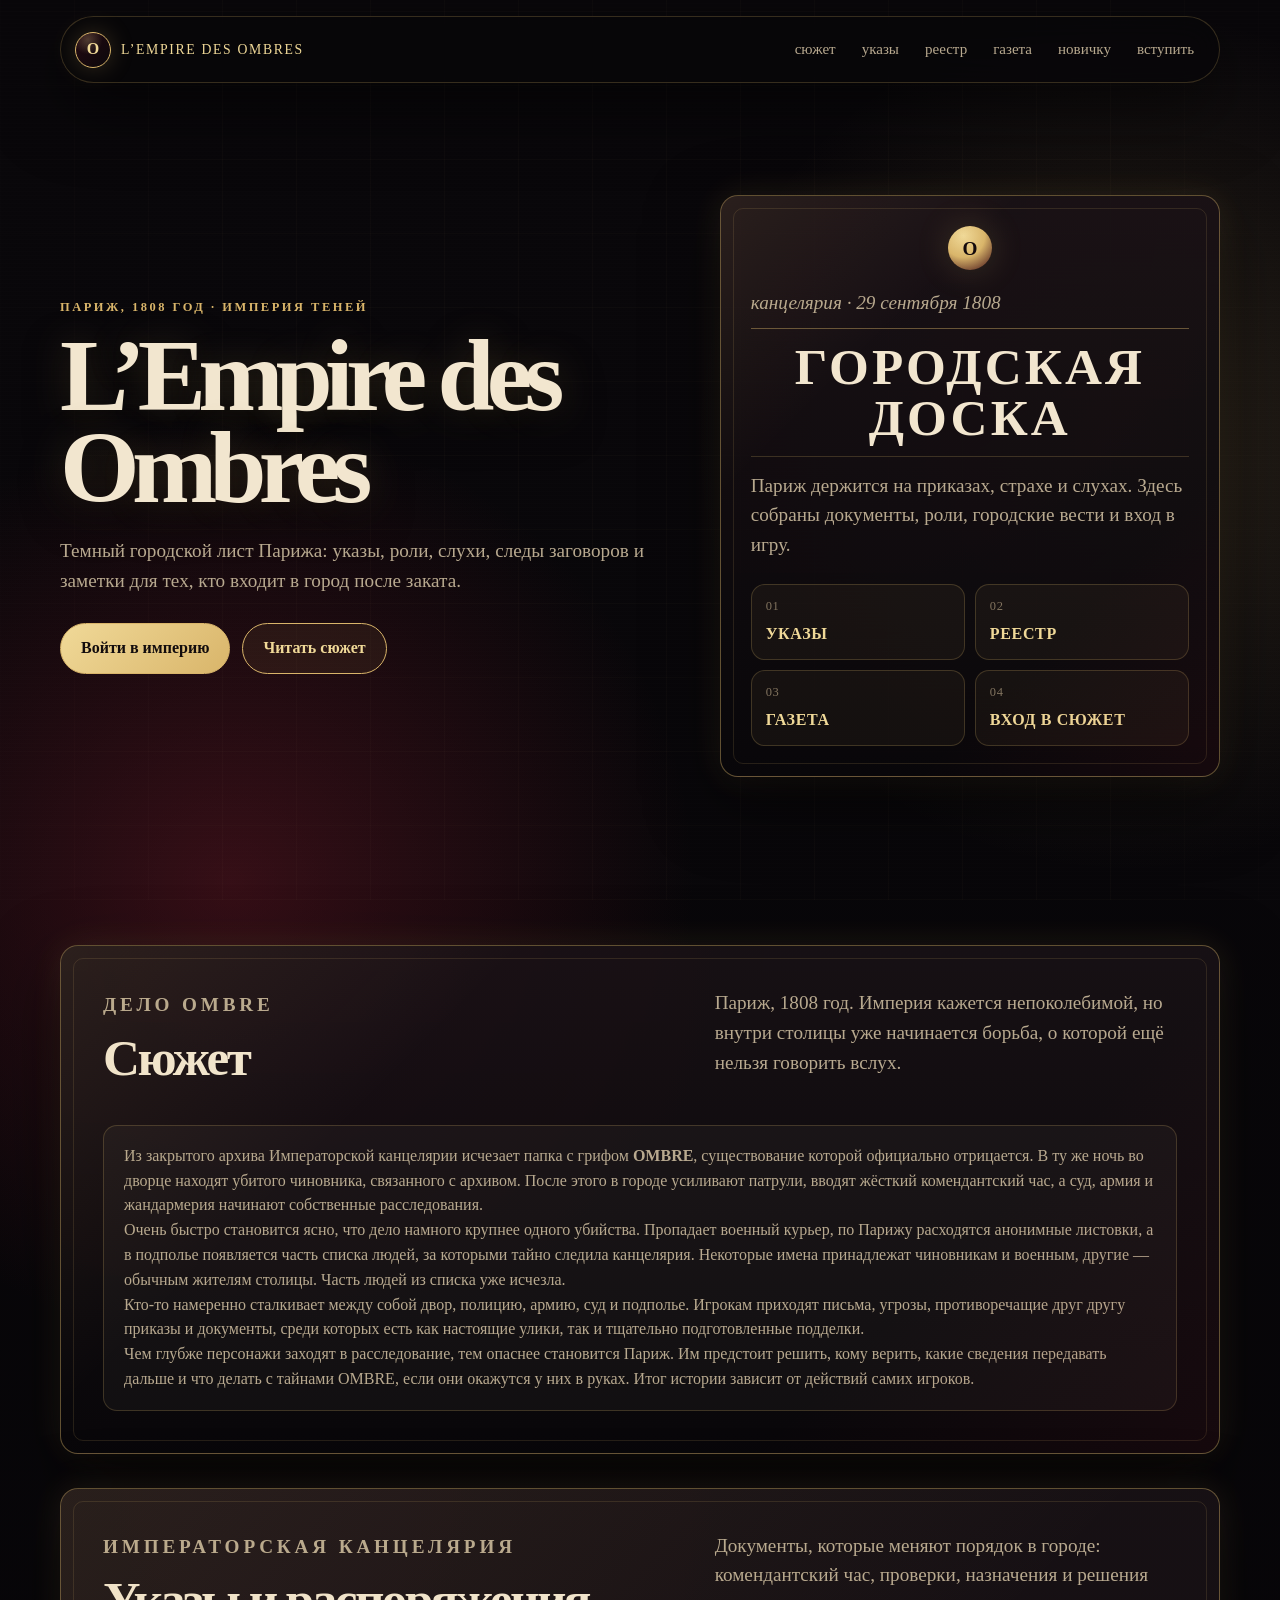
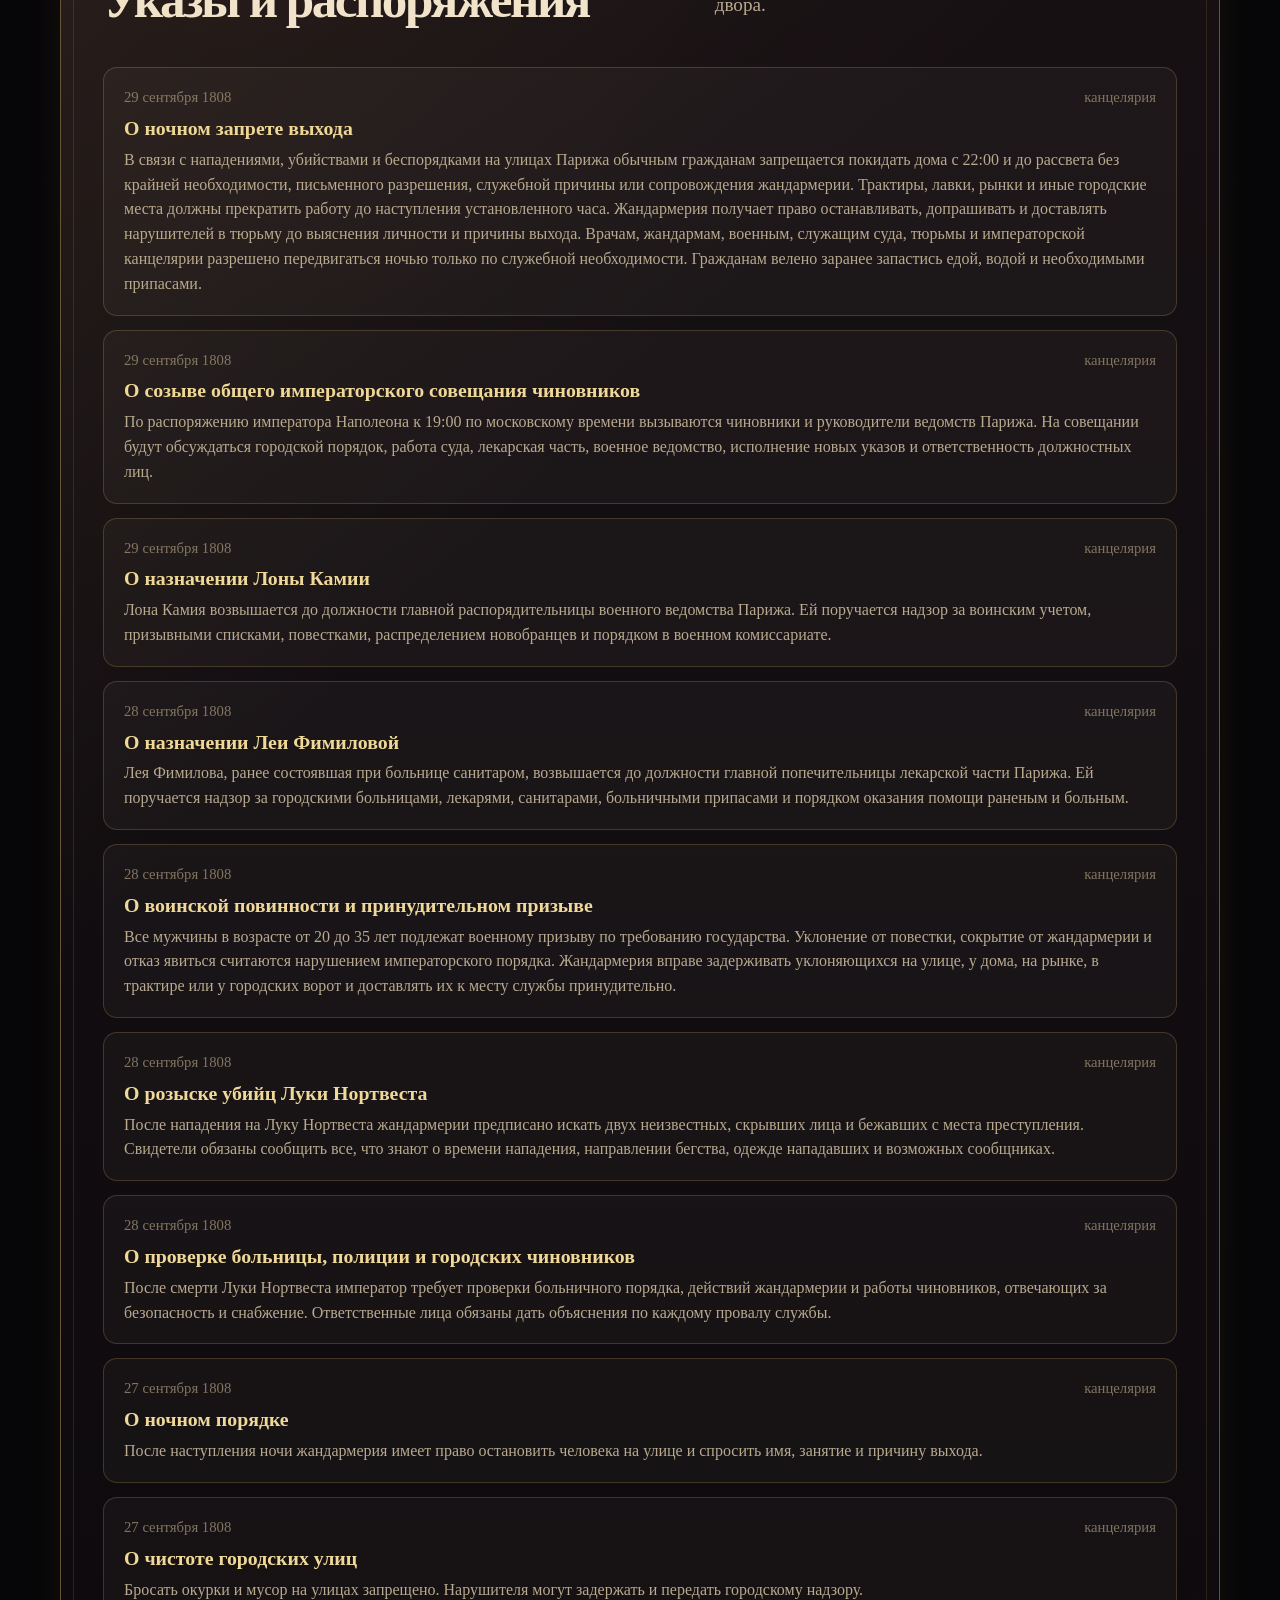
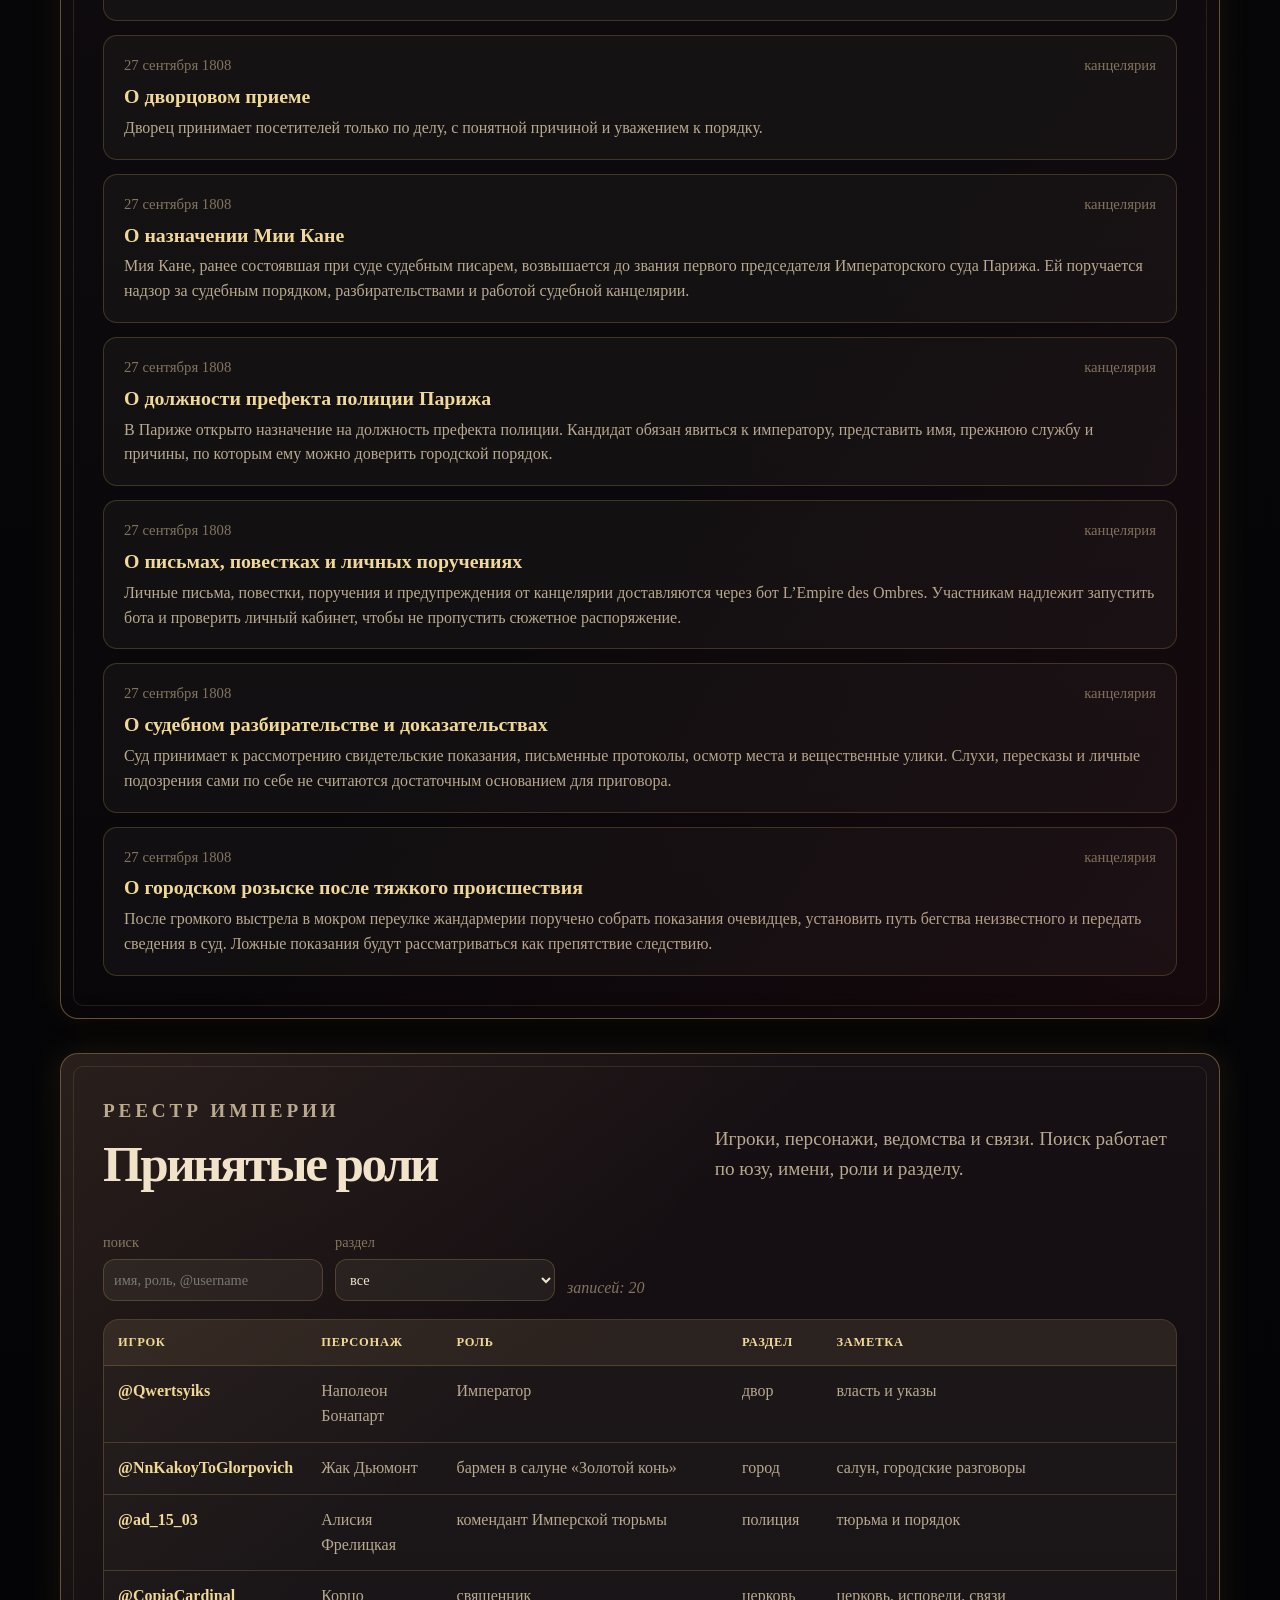
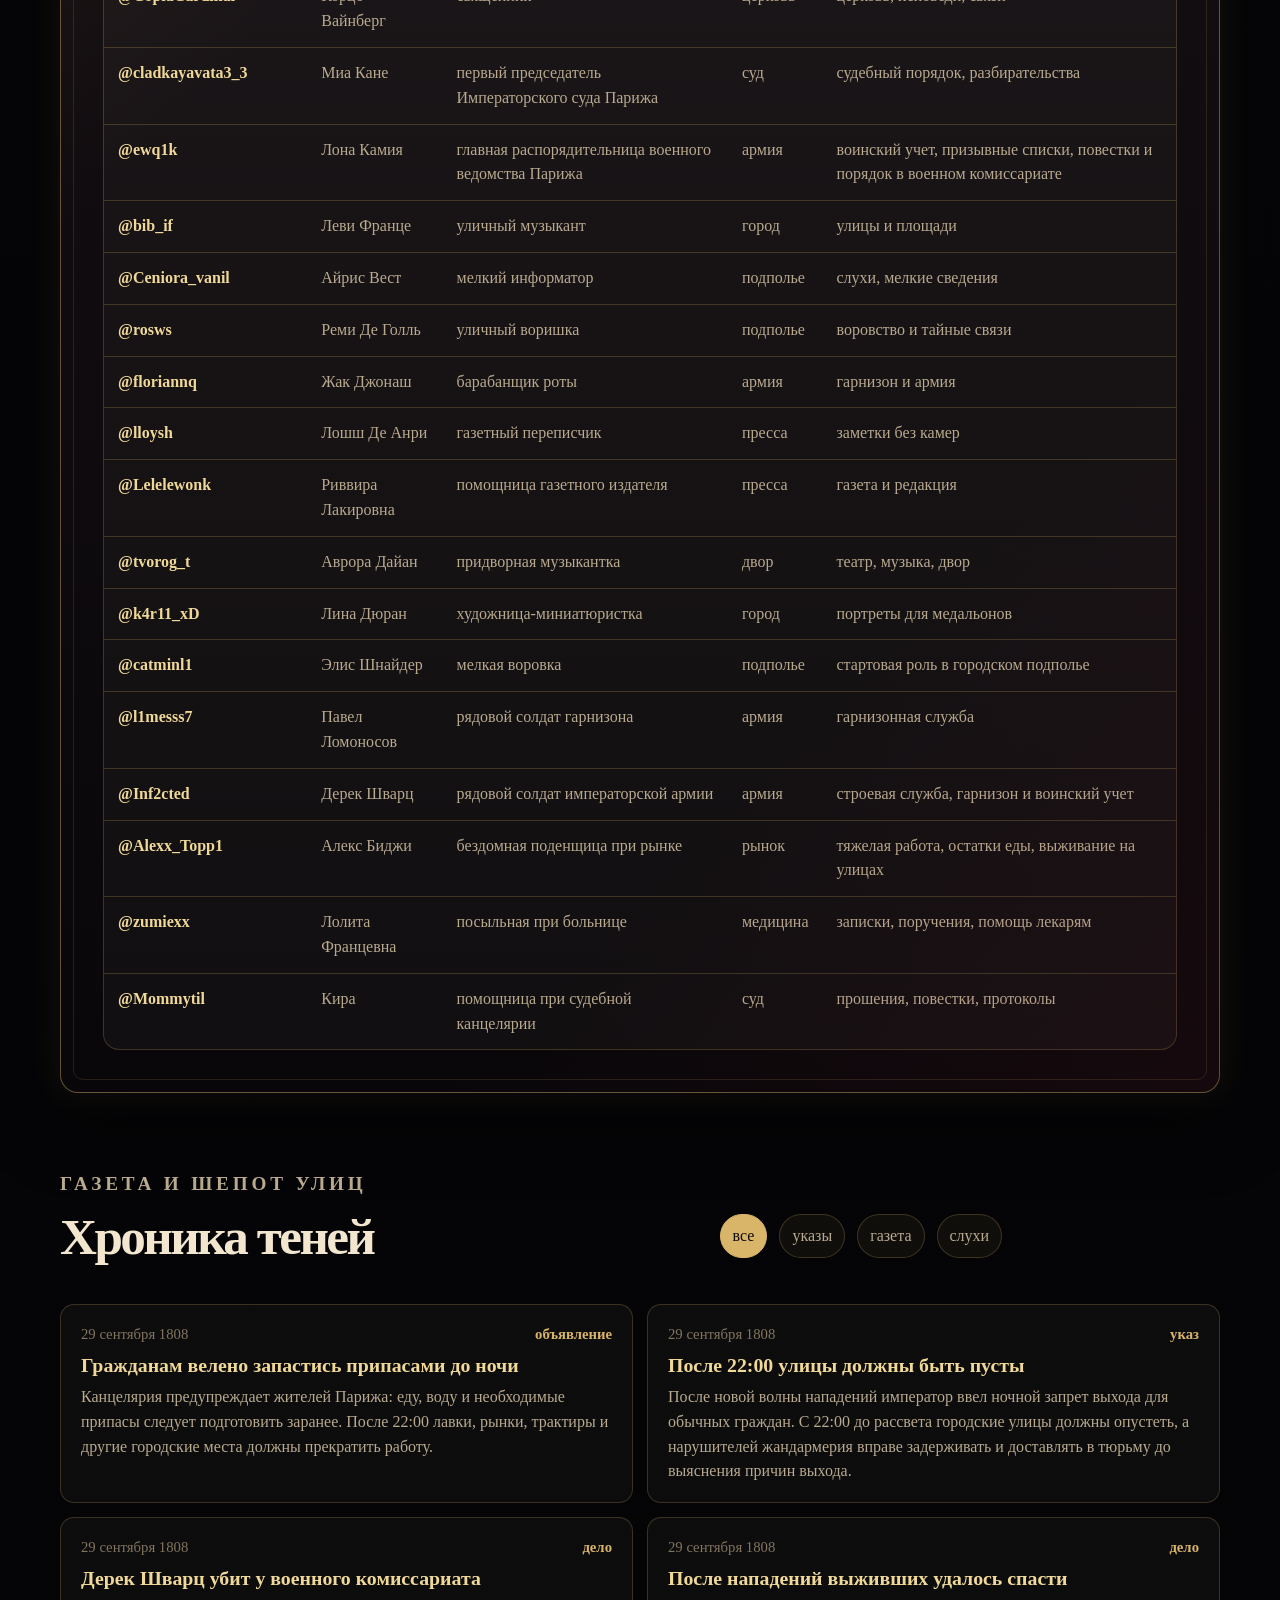
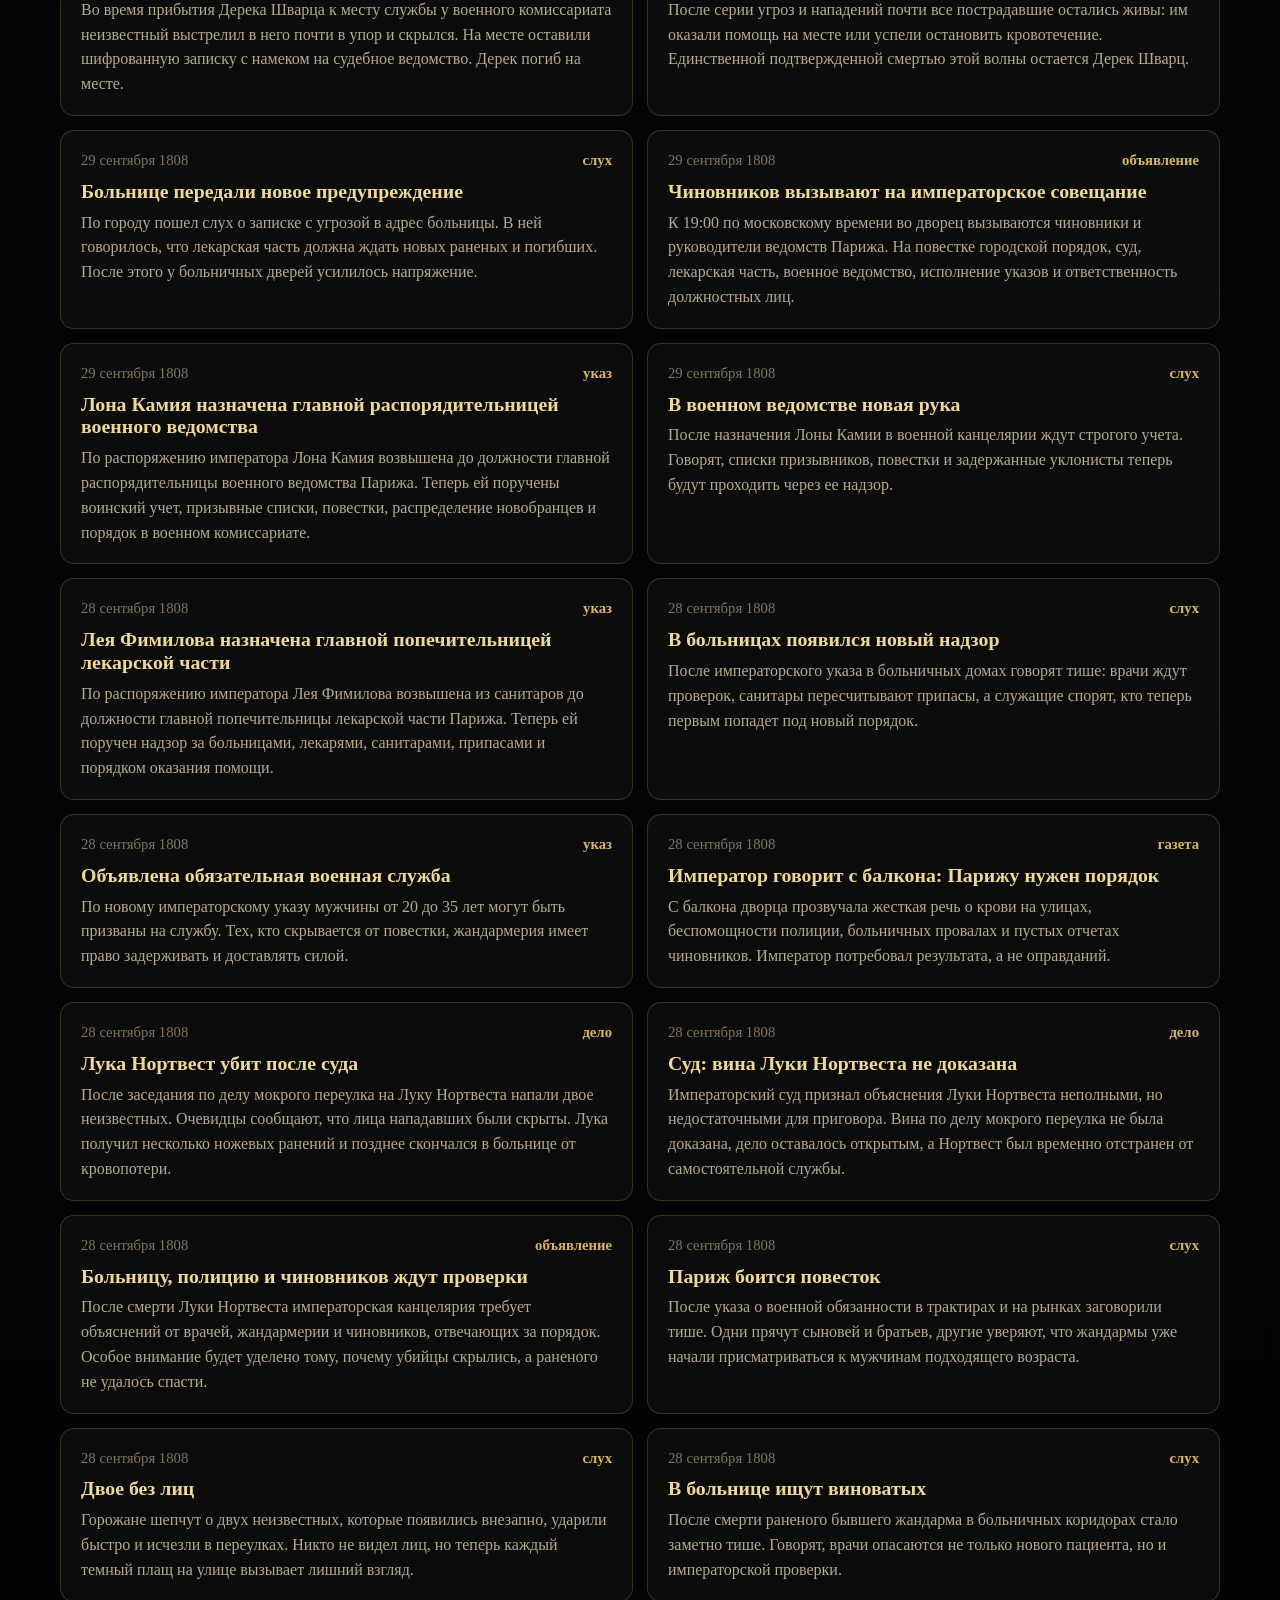
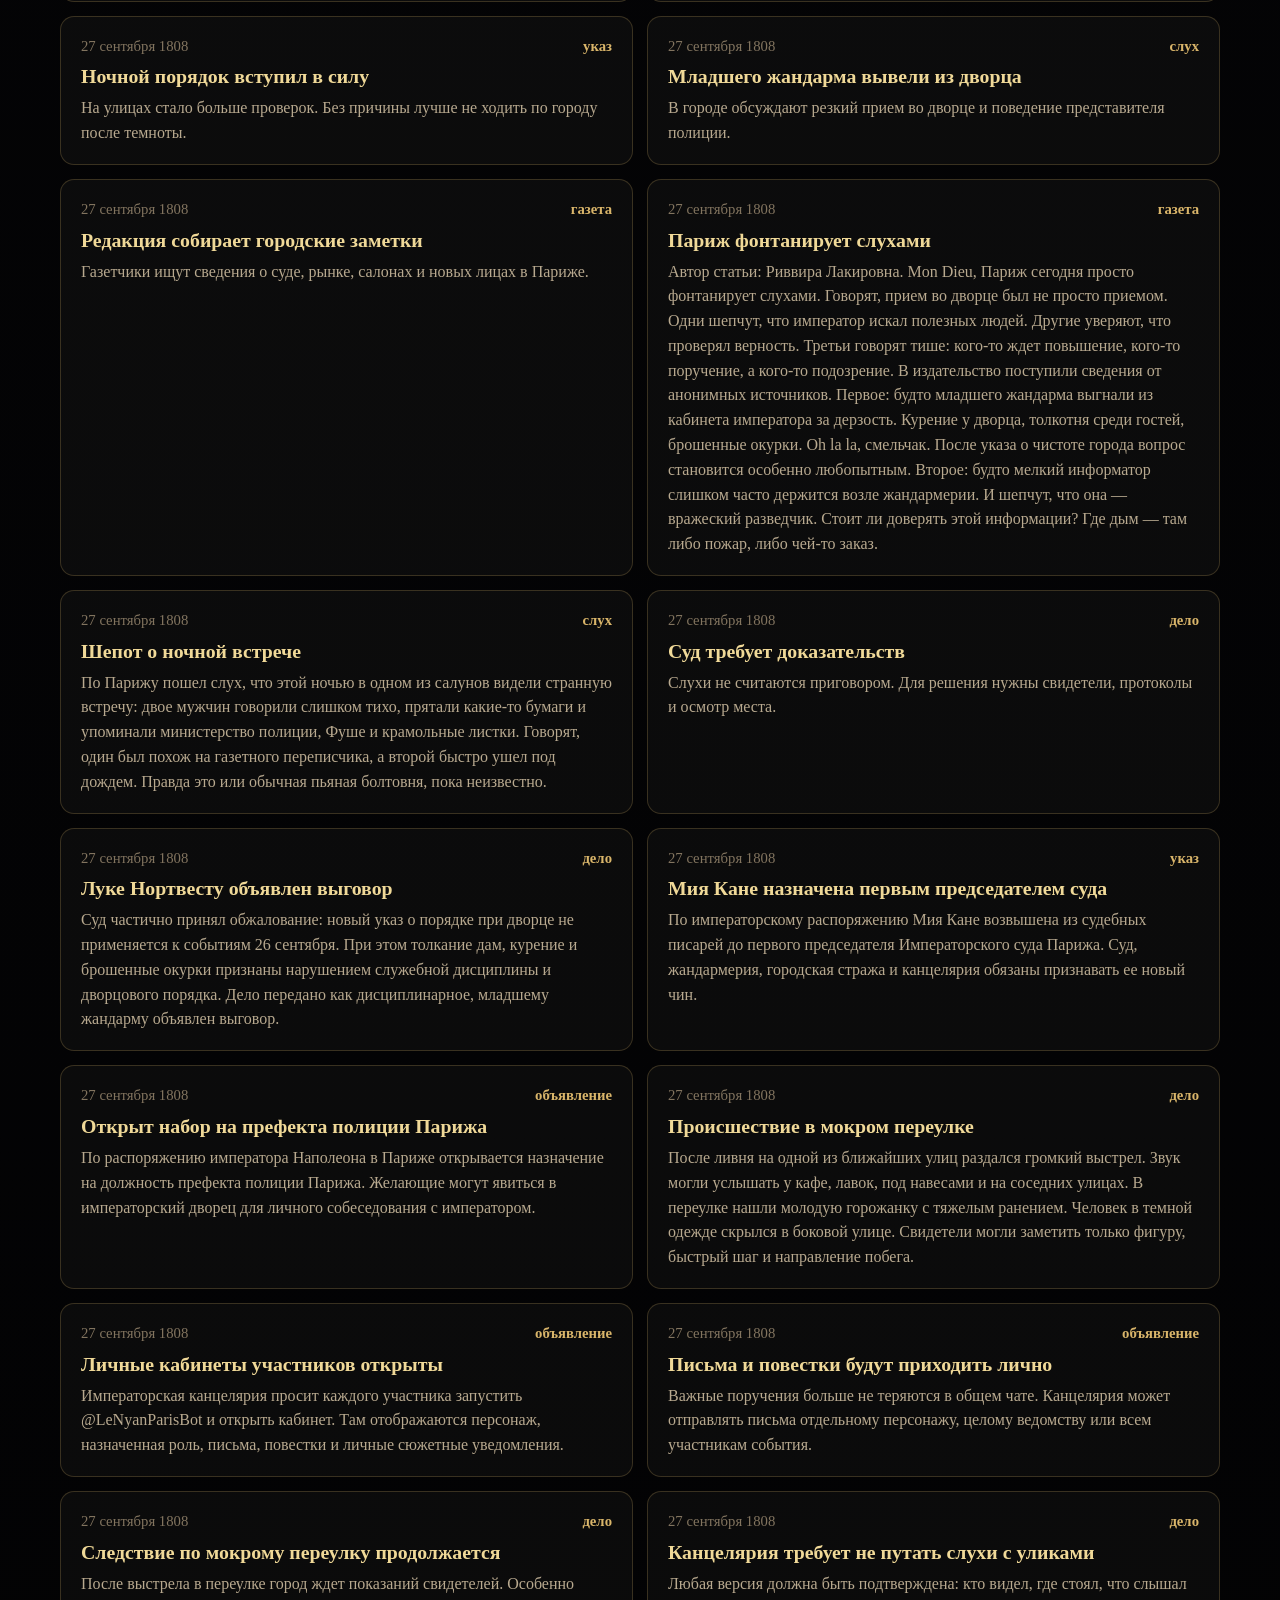
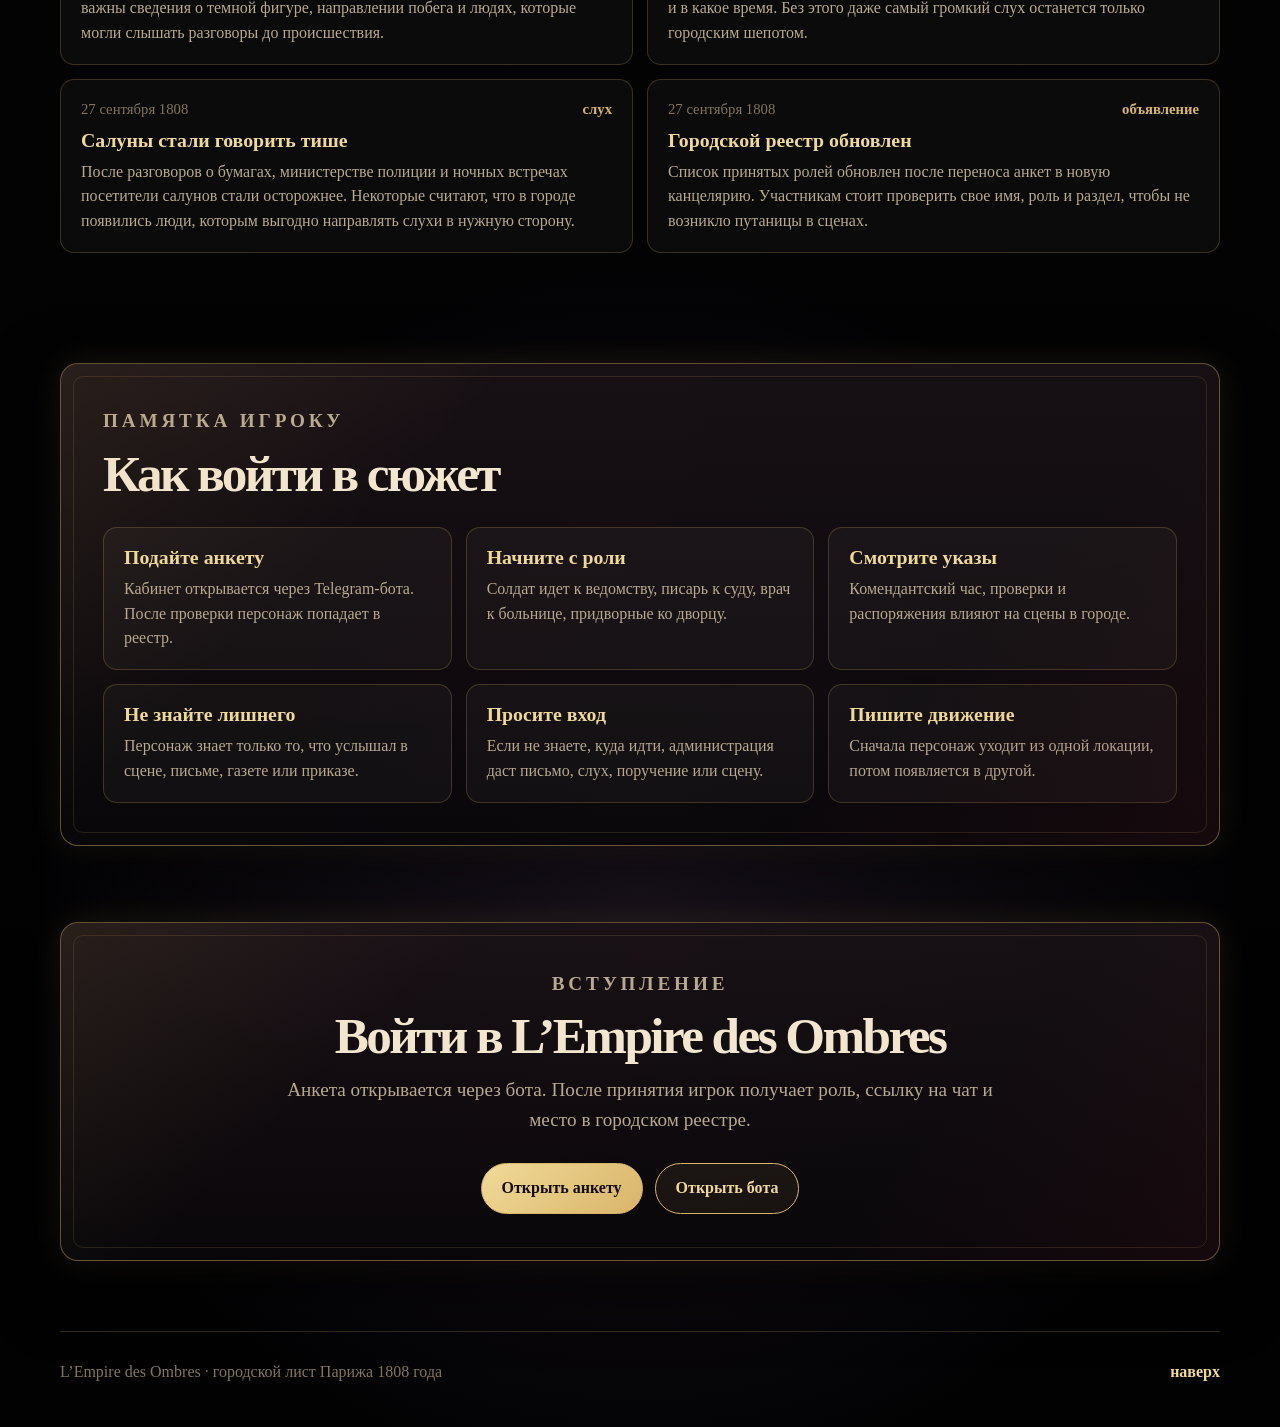
<file: index.html>
<!doctype html>
<html lang="ru">
<head>
  <meta charset="utf-8" />
  <meta name="viewport" content="width=device-width, initial-scale=1" />
  <title>L’Empire des Ombres</title>
  <meta name="description" content="L’Empire des Ombres — темный Париж 1808 года: указы, роли, городская газета, слухи, суд, дворец и тени империи." />
  <meta name="theme-color" content="#09080b" />
  <meta property="og:title" content="L’Empire des Ombres" />
  <meta property="og:description" content="Париж 1808 года: империя, страх, дворцовые интриги, убийства, указы и городские слухи." />
  <meta property="og:type" content="website" />
  <meta property="og:image" content="./assets/preview.svg" />
  <link rel="icon" href="./assets/favicon.svg" type="image/svg+xml" />
  <link rel="stylesheet" href="./styles.css?v=20261003-plot-1" />
</head>
<body>
  <div class="page-shell">
    <header class="site-header" aria-label="верхняя навигация">
      <a class="brand" href="#top" aria-label="L’Empire des Ombres">
        <span class="brand-mark">O</span>
        <span class="brand-text">L’Empire des Ombres</span>
      </a>
      <nav class="nav" aria-label="разделы сайта">
        <a href="#plot">сюжет</a>
        <a href="#decrees">указы</a>
        <a href="#registry">реестр</a>
        <a href="#gazette">газета</a>
        <a href="#newcomer">новичку</a>
        <a href="#join">вступить</a>
      </nav>
    </header>

    <main id="top">
      <section class="hero section" aria-labelledby="hero-title">
        <div class="hero-copy reveal">
          <p class="eyebrow">Париж, 1808 год · империя теней</p>
          <h1 id="hero-title">L’Empire des Ombres</h1>
          <p class="hero-lead">Темный городской лист Парижа: указы, роли, слухи, следы заговоров и заметки для тех, кто входит в город после заката.</p>
          <div class="hero-actions" aria-label="основные действия">
            <a class="button button-primary" href="https://t.me/LeNyanParisBot?startapp=paris" target="_blank" rel="noopener">Войти в империю</a>
            <a class="button button-ghost" href="#plot">Читать сюжет</a>
          </div>
        </div>

        <aside class="notice-board reveal" aria-label="главная доска">
          <div class="board-pin" aria-hidden="true"></div>
          <p class="notice-date">канцелярия теней · 29 сентября 1808</p>
          <h2>городская доска</h2>
          <p>Париж держится на приказах, страхе и слухах. Здесь собраны документы, роли, городские вести и вход в игру.</p>
          <div class="quick-actions" aria-label="быстрые кнопки">
            <a href="#decrees" class="quick-button" data-scroll-target="decrees"><span>01</span>указы</a>
            <a href="#registry" class="quick-button" data-scroll-target="registry"><span>02</span>реестр</a>
            <a href="#gazette" class="quick-button" data-scroll-target="gazette"><span>03</span>газета</a>
            <a href="#newcomer" class="quick-button" data-scroll-target="newcomer"><span>04</span>вход в сюжет</a>
          </div>
        </aside>
      </section>

      <section id="plot" class="section paper-section reveal" aria-labelledby="plot-title">
        <div class="section-heading split-heading">
          <div>
            <p class="eyebrow">дело OMBRE</p>
            <h2 id="plot-title">Сюжет</h2>
          </div>
          <p>Париж, 1808 год. Империя кажется непоколебимой, но внутри столицы уже начинается борьба, о которой ещё нельзя говорить вслух.</p>
        </div>

        <div class="doc-list">
          <article class="doc-item">
            <p>Из закрытого архива Императорской канцелярии исчезает папка с грифом <b>OMBRE</b>, существование которой официально отрицается. В ту же ночь во дворце находят убитого чиновника, связанного с архивом. После этого в городе усиливают патрули, вводят жёсткий комендантский час, а суд, армия и жандармерия начинают собственные расследования.</p>
            <p>Очень быстро становится ясно, что дело намного крупнее одного убийства. Пропадает военный курьер, по Парижу расходятся анонимные листовки, а в подполье появляется часть списка людей, за которыми тайно следила канцелярия. Некоторые имена принадлежат чиновникам и военным, другие — обычным жителям столицы. Часть людей из списка уже исчезла.</p>
            <p>Кто-то намеренно сталкивает между собой двор, полицию, армию, суд и подполье. Игрокам приходят письма, угрозы, противоречащие друг другу приказы и документы, среди которых есть как настоящие улики, так и тщательно подготовленные подделки.</p>
            <p>Чем глубже персонажи заходят в расследование, тем опаснее становится Париж. Им предстоит решить, кому верить, какие сведения передавать дальше и что делать с тайнами OMBRE, если они окажутся у них в руках. Итог истории зависит от действий самих игроков.</p>
          </article>
        </div>
      </section>

      <section id="decrees" class="section paper-section reveal" aria-labelledby="decrees-title">
        <div class="section-heading split-heading">
          <div>
            <p class="eyebrow">императорская канцелярия</p>
            <h2 id="decrees-title">Указы и распоряжения</h2>
          </div>
          <p>Документы, которые меняют порядок в городе: комендантский час, проверки, назначения и решения двора.</p>
        </div>
        <div class="doc-list" id="decree-list" aria-live="polite"></div>
      </section>

      <section id="registry" class="section registry-section reveal" aria-labelledby="registry-title">
        <div class="section-heading split-heading">
          <div>
            <p class="eyebrow">реестр империи</p>
            <h2 id="registry-title">Принятые роли</h2>
          </div>
          <p>Игроки, персонажи, ведомства и связи. Поиск работает по юзу, имени, роли и разделу.</p>
        </div>

        <div class="registry-toolbar" aria-label="фильтр ролей">
          <label class="field">
            <span>поиск</span>
            <input id="role-search" type="search" placeholder="имя, роль, @username" />
          </label>
          <label class="field">
            <span>раздел</span>
            <select id="role-filter">
              <option value="all">все</option>
              <option value="двор">двор</option>
              <option value="город">город</option>
              <option value="суд">суд</option>
              <option value="полиция">полиция</option>
              <option value="армия">армия</option>
              <option value="пресса">пресса</option>
              <option value="медицина">медицина</option>
              <option value="церковь">церковь</option>
              <option value="подполье">подполье</option>
              <option value="рынок">рынок</option>
            </select>
          </label>
          <span id="role-count" class="counter">записей: 0</span>
        </div>

        <div class="table-wrap" role="region" aria-label="таблица принятых ролей" tabindex="0">
          <table>
            <thead>
              <tr>
                <th>игрок</th>
                <th>персонаж</th>
                <th>роль</th>
                <th>раздел</th>
                <th>заметка</th>
              </tr>
            </thead>
            <tbody id="role-table-body"></tbody>
          </table>
        </div>
      </section>

      <section id="gazette" class="section reveal" aria-labelledby="gazette-title">
        <div class="section-heading split-heading">
          <div>
            <p class="eyebrow">газета и шепот улиц</p>
            <h2 id="gazette-title">Хроника теней</h2>
          </div>
          <div class="filter-buttons" aria-label="фильтр газеты">
            <button type="button" class="is-active" data-news-filter="all">все</button>
            <button type="button" data-news-filter="указ">указы</button>
            <button type="button" data-news-filter="газета">газета</button>
            <button type="button" data-news-filter="слух">слухи</button>
          </div>
        </div>
        <div class="news-grid" id="news-list" aria-live="polite"></div>
      </section>

      <section id="newcomer" class="section newcomer-section reveal" aria-labelledby="newcomer-title">
        <div class="section-heading">
          <p class="eyebrow">памятка игроку</p>
          <h2 id="newcomer-title">Как войти в сюжет</h2>
        </div>
        <div class="newcomer-grid">
          <article>
            <h3>Подайте анкету</h3>
            <p>Кабинет открывается через Telegram-бота. После проверки персонаж попадает в реестр.</p>
          </article>
          <article>
            <h3>Начните с роли</h3>
            <p>Солдат идет к ведомству, писарь к суду, врач к больнице, придворные ко дворцу.</p>
          </article>
          <article>
            <h3>Смотрите указы</h3>
            <p>Комендантский час, проверки и распоряжения влияют на сцены в городе.</p>
          </article>
          <article>
            <h3>Не знайте лишнего</h3>
            <p>Персонаж знает только то, что услышал в сцене, письме, газете или приказе.</p>
          </article>
          <article>
            <h3>Просите вход</h3>
            <p>Если не знаете, куда идти, администрация даст письмо, слух, поручение или сцену.</p>
          </article>
          <article>
            <h3>Пишите движение</h3>
            <p>Сначала персонаж уходит из одной локации, потом появляется в другой.</p>
          </article>
        </div>
      </section>

      <section id="join" class="section join-section reveal" aria-labelledby="join-title">
        <div class="join-card">
          <p class="eyebrow">вступление</p>
          <h2 id="join-title">Войти в L’Empire des Ombres</h2>
          <p>Анкета открывается через бота. После принятия игрок получает роль, ссылку на чат и место в городском реестре.</p>
          <div class="hero-actions centered">
            <a class="button button-primary" href="https://t.me/LeNyanParisBot?startapp=paris" target="_blank" rel="noopener">Открыть анкету</a>
            <a class="button button-ghost" href="https://t.me/LeNyanParisBot" target="_blank" rel="noopener">Открыть бота</a>
          </div>
        </div>
      </section>
    </main>

    <footer class="site-footer">
      <p>L’Empire des Ombres · городской лист Парижа 1808 года</p>
      <a href="#top">наверх</a>
    </footer>
  </div>

  <script src="./script.js?v=20260927-12"></script>
  <script src="./registry_patch.js?v=20261003-empire-2"></script>
  <script src="./registry_sync.js?v=20261003-loli-exit"></script>
  <script src="./name_patch.js?v=20261003-empire-2"></script>
  <script src="./marriage_patch.js?v=20260929-1"></script>
  <script src="./inactive_exclusions_patch.js?v=20261003-loli-exit"></script>
</body>
</html>
</file>
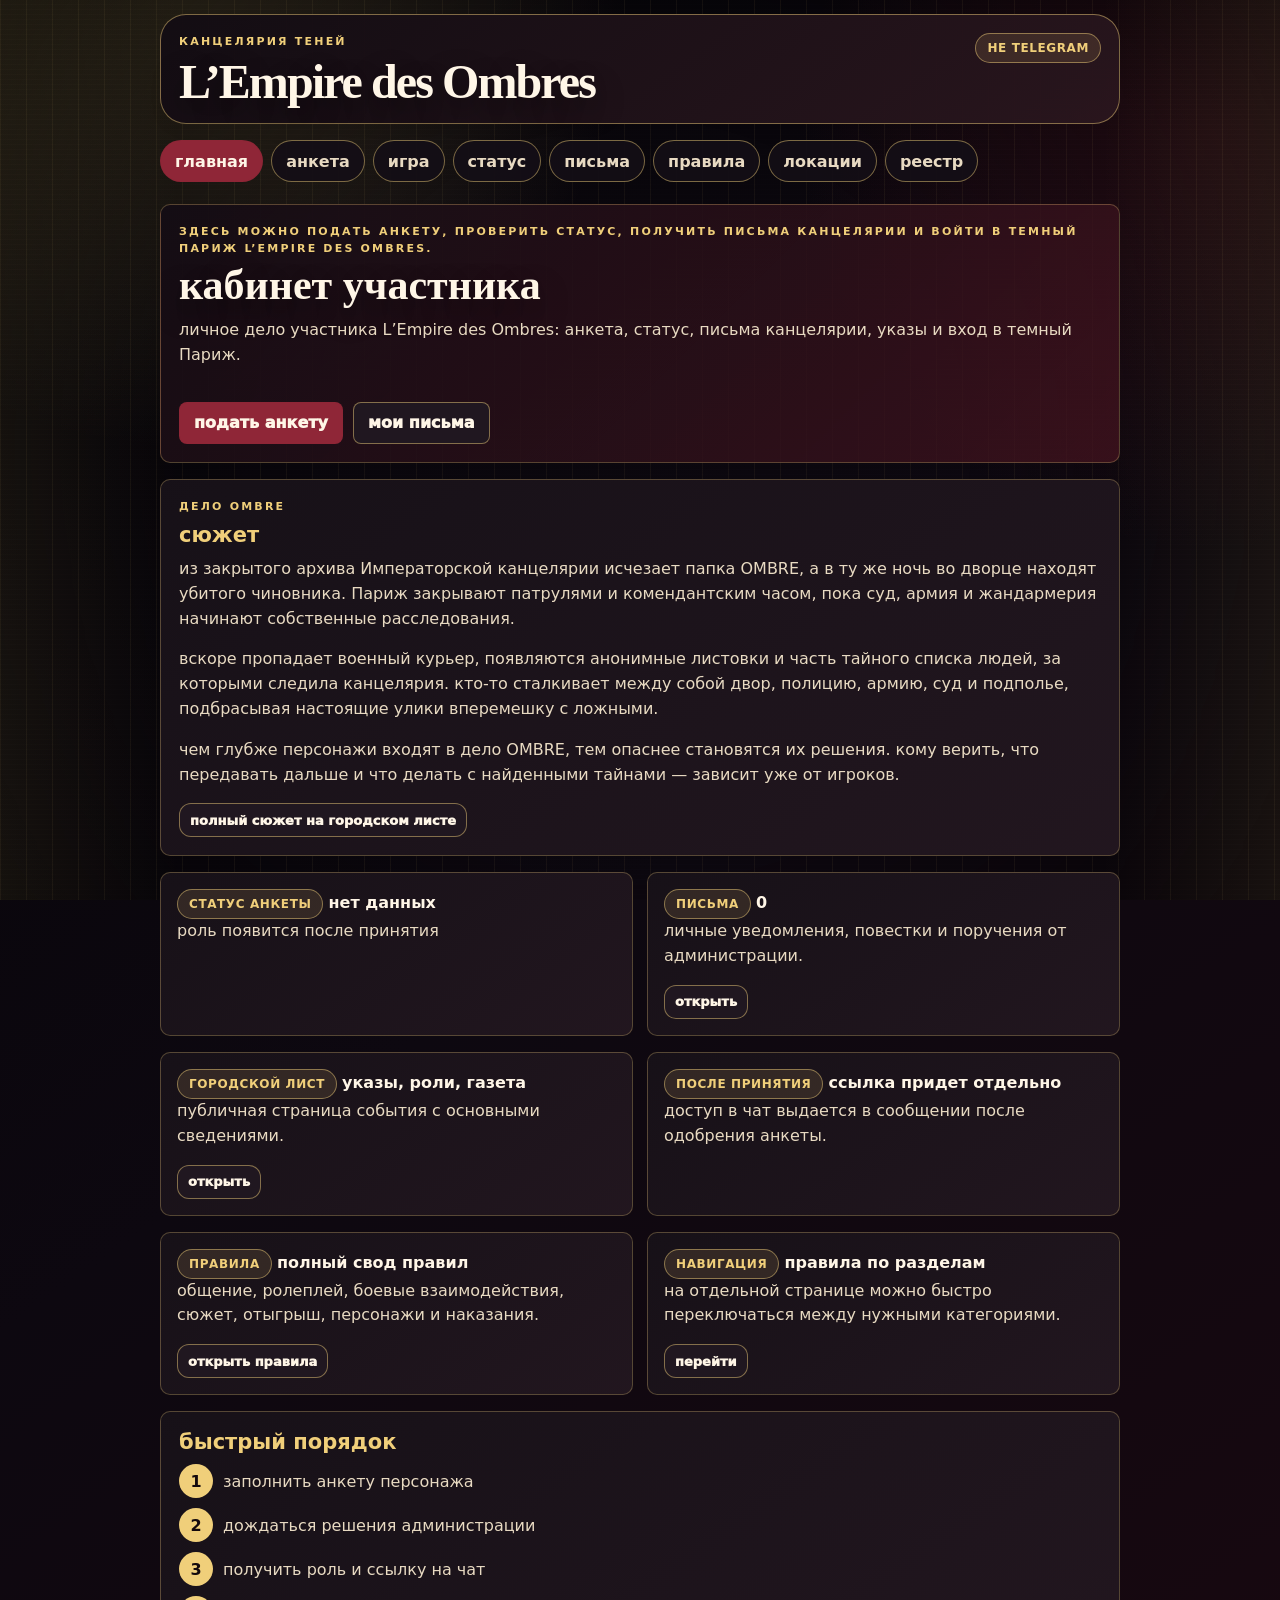
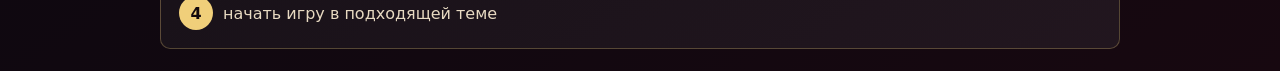
<file: miniapp/index.html>
<!doctype html>
<html lang="ru">
<head>
  <meta charset="utf-8">
  <meta name="viewport" content="width=device-width, initial-scale=1, viewport-fit=cover">
  <title>L’Empire des Ombres · кабинет</title>
  <meta name="theme-color" content="#08060a">
  <meta name="description" content="Личный кабинет участника L’Empire des Ombres — Париж, 1808 год.">
  <script src="https://telegram.org/js/telegram-web-app.js"></script>
  <link rel="stylesheet" href="./styles.css?v=20261006-editorial-1">
</head>
<body>
  <div class="app-shell">
    <header class="topbar">
      <div>
        <p class="eyebrow">канцелярия теней</p>
        <h1>L’Empire des Ombres</h1>
      </div>
      <span id="connection-pill" class="pill muted">загрузка</span>
    </header>

    <nav class="tabbar" aria-label="разделы Mini App">
      <button class="tab active" data-tab="home">главная</button>
      <button class="tab" data-tab="application">анкета</button>
      <button class="tab" data-tab="status">статус</button>
      <button class="tab" data-tab="letters">письма</button>
      <button class="tab" data-tab="guide">правила</button>
      <button class="tab" data-tab="locations">локации</button>
      <button class="tab" data-tab="registry">реестр</button>
      <button id="admin-tab-button" class="tab hidden" data-tab="admin">админка</button>
    </nav>

    <main class="content">
      <section id="tab-home" class="screen active">
        <article class="hero card">
          <div>
            <p class="eyebrow">Париж, 1808 · империя теней</p>
            <h2>кабинет участника</h2>
            <p>личное дело участника L’Empire des Ombres: анкета, статус, письма канцелярии, указы и вход в темный Париж.</p>
          </div>
          <div class="hero-actions">
            <button type="button" class="primary" data-open-tab="application">подать анкету</button>
            <button type="button" class="ghost" data-open-tab="letters">мои письма</button>
          </div>
        </article>

        <article class="card">
          <p class="eyebrow">дело OMBRE</p>
          <h3>сюжет</h3>
          <p>из закрытого архива Императорской канцелярии исчезает папка OMBRE, а в ту же ночь во дворце находят убитого чиновника. Париж закрывают патрулями и комендантским часом, пока суд, армия и жандармерия начинают собственные расследования.</p>
          <p>вскоре пропадает военный курьер, появляются анонимные листовки и часть тайного списка людей, за которыми следила канцелярия. кто-то сталкивает между собой двор, полицию, армию, суд и подполье, подбрасывая настоящие улики вперемешку с ложными.</p>
          <p>чем глубже персонажи входят в дело OMBRE, тем опаснее становятся их решения. кому верить, что передавать дальше и что делать с найденными тайнами — зависит уже от игроков.</p>
          <button type="button" class="small" data-open-link="citySheet">полный сюжет на городском листе</button>
        </article>

        <section class="grid two">
          <article class="card compact">
            <span class="label">статус анкеты</span>
            <strong id="home-status">нет данных</strong>
            <p id="home-role">роль появится после принятия</p>
          </article>
          <article class="card compact">
            <span class="label">письма</span>
            <strong id="home-letters-count">0</strong>
            <p>личные уведомления, повестки и поручения от администрации.</p>
            <button type="button" class="small" data-open-tab="letters">открыть</button>
          </article>
        </section>

        <section class="grid two">
          <article class="card compact">
            <span class="label">городской лист</span>
            <strong>указы, роли, газета</strong>
            <p>публичная страница события с основными сведениями.</p>
            <button type="button" class="small" data-open-link="citySheet">открыть</button>
          </article>
          <article class="card compact">
            <span class="label">после принятия</span>
            <strong>ссылка придет отдельно</strong>
            <p>доступ в чат выдается в сообщении после одобрения анкеты.</p>
          </article>
        </section>

        <section class="grid two" data-home-rules-card="1">
          <article class="card compact">
            <span class="label">правила</span>
            <strong>полный свод правил</strong>
            <p>общение, ролеплей, боевые взаимодействия, сюжет, отыгрыш, персонажи и наказания.</p>
            <button type="button" class="small" data-open-tab="guide">открыть правила</button>
          </article>
          <article class="card compact">
            <span class="label">навигация</span>
            <strong>правила по разделам</strong>
            <p>на отдельной странице можно быстро переключаться между нужными категориями.</p>
            <button type="button" class="small" data-open-tab="guide">перейти</button>
          </article>
        </section>

        <section class="card">
          <h3>быстрый порядок</h3>
          <div class="steps">
            <div><b>1</b><span>заполнить анкету персонажа</span></div>
            <div><b>2</b><span>дождаться решения администрации</span></div>
            <div><b>3</b><span>получить роль и ссылку на чат</span></div>
            <div><b>4</b><span>начать игру в подходящей теме</span></div>
          </div>
        </section>
      </section>

      <section id="tab-application" class="screen">
        <form id="application-form" class="card form">
          <div class="section-head">
            <div>
              <p class="eyebrow">городская канцелярия</p>
              <h2>анкета персонажа</h2>
            </div>
            <span id="form-status" class="pill muted">не отправлена</span>
          </div>

          <div class="grid two">
            <label>
              <span>имя персонажа</span>
              <input name="character_first_name" required maxlength="64" placeholder="например, Алекс">
            </label>
            <label>
              <span>фамилия персонажа</span>
              <input name="character_last_name" required maxlength="64" placeholder="например, Биджи">
            </label>
          </div>

          <div class="grid two">
            <label>
              <span>возраст</span>
              <input name="character_age" required type="number" min="10" max="90" placeholder="19">
            </label>
            <label>
              <span>пол</span>
              <input name="character_gender" required maxlength="64" placeholder="женщина / мужчина / другое">
            </label>
          </div>

          <label>
            <span>ориентация</span>
            <input name="character_orientation" required maxlength="64" placeholder="гетеро / би / пан / другое">
          </label>

          <label>
            <span>желаемая роль</span>
            <input name="role_preference" required maxlength="120" placeholder="например, посыльная при больнице">
          </label>

          <label>
            <span>раздел</span>
            <select name="affiliation" required>
              <option value="город">город</option>
              <option value="двор">двор</option>
              <option value="суд">суд</option>
              <option value="полиция">полиция</option>
              <option value="армия">армия</option>
              <option value="пресса">пресса</option>
              <option value="медицина">медицина</option>
              <option value="церковь">церковь</option>
              <option value="подполье">подполье</option>
              <option value="рынок">рынок</option>
            </select>
          </label>

          <label>
            <span>описание персонажа</span>
            <textarea name="character_description" required maxlength="2500" rows="7" placeholder="кто персонаж, чем живет, как оказался в Париже 1808 года"></textarea>
          </label>

          <label>
            <span>характер</span>
            <textarea name="character_personality" required maxlength="1200" rows="5" placeholder="какой персонаж в общении, привычки, слабости"></textarea>
          </label>

          <label>
            <span>опыт ролевой</span>
            <textarea name="roleplay_experience" required maxlength="1200" rows="4" placeholder="как давно играете, удобно ли писать большие посты"></textarea>
          </label>

          <label>
            <span>комментарий <small>необязательно</small></span>
            <textarea name="applicant_comment" maxlength="1200" rows="3" placeholder="что нужно знать администрации"></textarea>
          </label>

          <button id="submit-button" class="primary wide" type="submit">отправить анкету</button>
          <div id="form-message" class="message" aria-live="polite"></div>
        </form>
      </section>

      <section id="tab-status" class="screen">
        <article id="status-card" class="card status-card">
          <p class="eyebrow">личное дело</p>
          <h2>статус анкеты</h2>
          <div id="status-text" class="status-title">нет анкеты</div>
          <div id="status-details" class="details-list"></div>
          <div id="status-comment" class="note"></div>
        </article>
      </section>

      <section id="tab-letters" class="screen">
        <article class="card">
          <div class="section-head">
            <div>
              <p class="eyebrow">личная почта</p>
              <h2>мои письма</h2>
            </div>
            <button id="refresh-letters" type="button" class="small">обновить</button>
          </div>
          <div id="letters-message" class="message">загрузка...</div>
          <div id="letters-list" class="letter-list empty">пока писем нет</div>
        </article>
      </section>

      <section id="tab-guide" class="screen">
        <article class="card">
          <p class="eyebrow">официальный свод</p>
          <h2>правила</h2>
          <p>полный свод правил открыт на отдельной странице mini app.</p>
          <button type="button" class="primary wide" data-open-tab="guide">открыть правила</button>
        </article>
      </section>

      <section id="tab-locations" class="screen">
        <article class="card">
          <p class="eyebrow">темы чата</p>
          <h2>локации Парижа</h2>
          <div class="location-grid">
            <span>👑 дворец</span>
            <span>⚖️ суд и канцелярия</span>
            <span>🚔 полиция парижа</span>
            <span>⛓ тюрьма</span>
            <span>📰 газета и слухи</span>
            <span>🛒 рынок</span>
            <span>☕ кафе и салон</span>
            <span>🏥 больница и лекарская</span>
            <span>🎭 театр и искусство</span>
            <span>⚔️ армия и гарнизон</span>
            <span>🌑 подполье и катакомбы</span>
            <span>🏘 улицы парижа</span>
            <span>🎲 события и интерактивы</span>
            <span>💬 вне роли</span>
          </div>
        </article>
      </section>

      <section id="tab-registry" class="screen">
        <article class="card">
          <p class="eyebrow">городской реестр</p>
          <h2>роли и указы</h2>
          <p>актуальный список принятых ролей, указы, газета, слухи и дела находятся на городском листе. Mini App хранит личную анкету, а публичный реестр ведется на сайте события.</p>
          <button type="button" class="primary wide" data-open-link="citySheet">открыть городской лист</button>
        </article>

        <article class="card">
          <h3>разделы ролей</h3>
          <div class="chips">
            <span>двор</span><span>город</span><span>суд</span><span>полиция</span><span>армия</span><span>пресса</span><span>медицина</span><span>церковь</span><span>подполье</span><span>рынок</span>
          </div>
        </article>
      </section>

      <section id="tab-admin" class="screen">
        <article class="card" data-admin-pane="overview">
          <div class="section-head">
            <div>
              <p class="eyebrow">доступ владельца</p>
              <h2>админка</h2>
            </div>
            <button id="refresh-admin" type="button" class="small">обновить</button>
          </div>
          <div id="admin-message" class="message"></div>
          <div class="admin-stats">
            <div><span>на рассмотрении</span><b id="admin-pending-count">—</b></div>
            <div><span>принятые</span><b id="admin-accepted-count">—</b></div>
            <div><span>письма</span><b id="admin-letters-count">—</b></div>
          </div>
        </article>

        <article class="card" data-admin-pane="applications">
          <h3>новые анкеты</h3>
          <div id="admin-pending-list" class="admin-list empty">загрузка...</div>
        </article>

        <article class="card" data-admin-pane="applications">
          <h3>последние принятые</h3>
          <div id="admin-accepted-list" class="admin-list empty">загрузка...</div>
        </article>

        <article class="card" data-admin-pane="letters">
          <div class="section-head">
            <div>
              <h3>управление письмами</h3>
              <p>меняйте статус письма, чтобы вести архив и скрывать лишнее из кабинета игрока.</p>
            </div>
            <button id="refresh-admin-letters" type="button" class="small">обновить</button>
          </div>

          <label>
            <span>фильтр статуса</span>
            <select id="admin-letter-filter">
              <option value="all">все</option>
              <option value="new">новые</option>
              <option value="read">прочитано</option>
              <option value="in_work">в работе</option>
              <option value="closed">закрыто</option>
              <option value="hidden">скрыто</option>
            </select>
          </label>

          <div id="admin-letters-message" class="message"></div>
          <div id="admin-letters-list" class="admin-letter-list empty">загрузка...</div>
        </article>

        <article class="card" data-admin-pane="letters">
          <h3>быстрые команды</h3>
          <p>письма теперь можно отправлять прямо из админки Mini App. Команды в боте оставлены как резервный способ.</p>
          <p><code>/letter @username текст письма</code></p>
          <p><code>/letterstatus ID status</code></p>
        </article>
      </section>
    </main>
  </div>

  <script src="./ban_patch.js?v=20260930-leya-block-1"></script>
  <script src="./app.js?v=20261006-rules-1"></script>
  <script src="./admin_ext.js?v=20261003-tabs-fix-2"></script>
  <script src="./warnings.js?v=20261003-tabs-fix-2"></script>
  <script src="./cleanup_auto.js?v=20260928-1"></script>
  <script src="./nav_menu.js?v=20261006-editorial-1"></script>
  <script src="./admin_tabs.js?v=20261004-presence-11"></script>
  <script src="./admin_power.js?v=20261003-social-10"></script>
  <script src="./admin_redesign.js?v=20261003-social-10"></script>
  <script src="./admin_sections_fix.js?v=20261003-social-10"></script>
  <script src="./player_social.js?v=20261004-presence-11"></script>
</body>
</html>
</file>
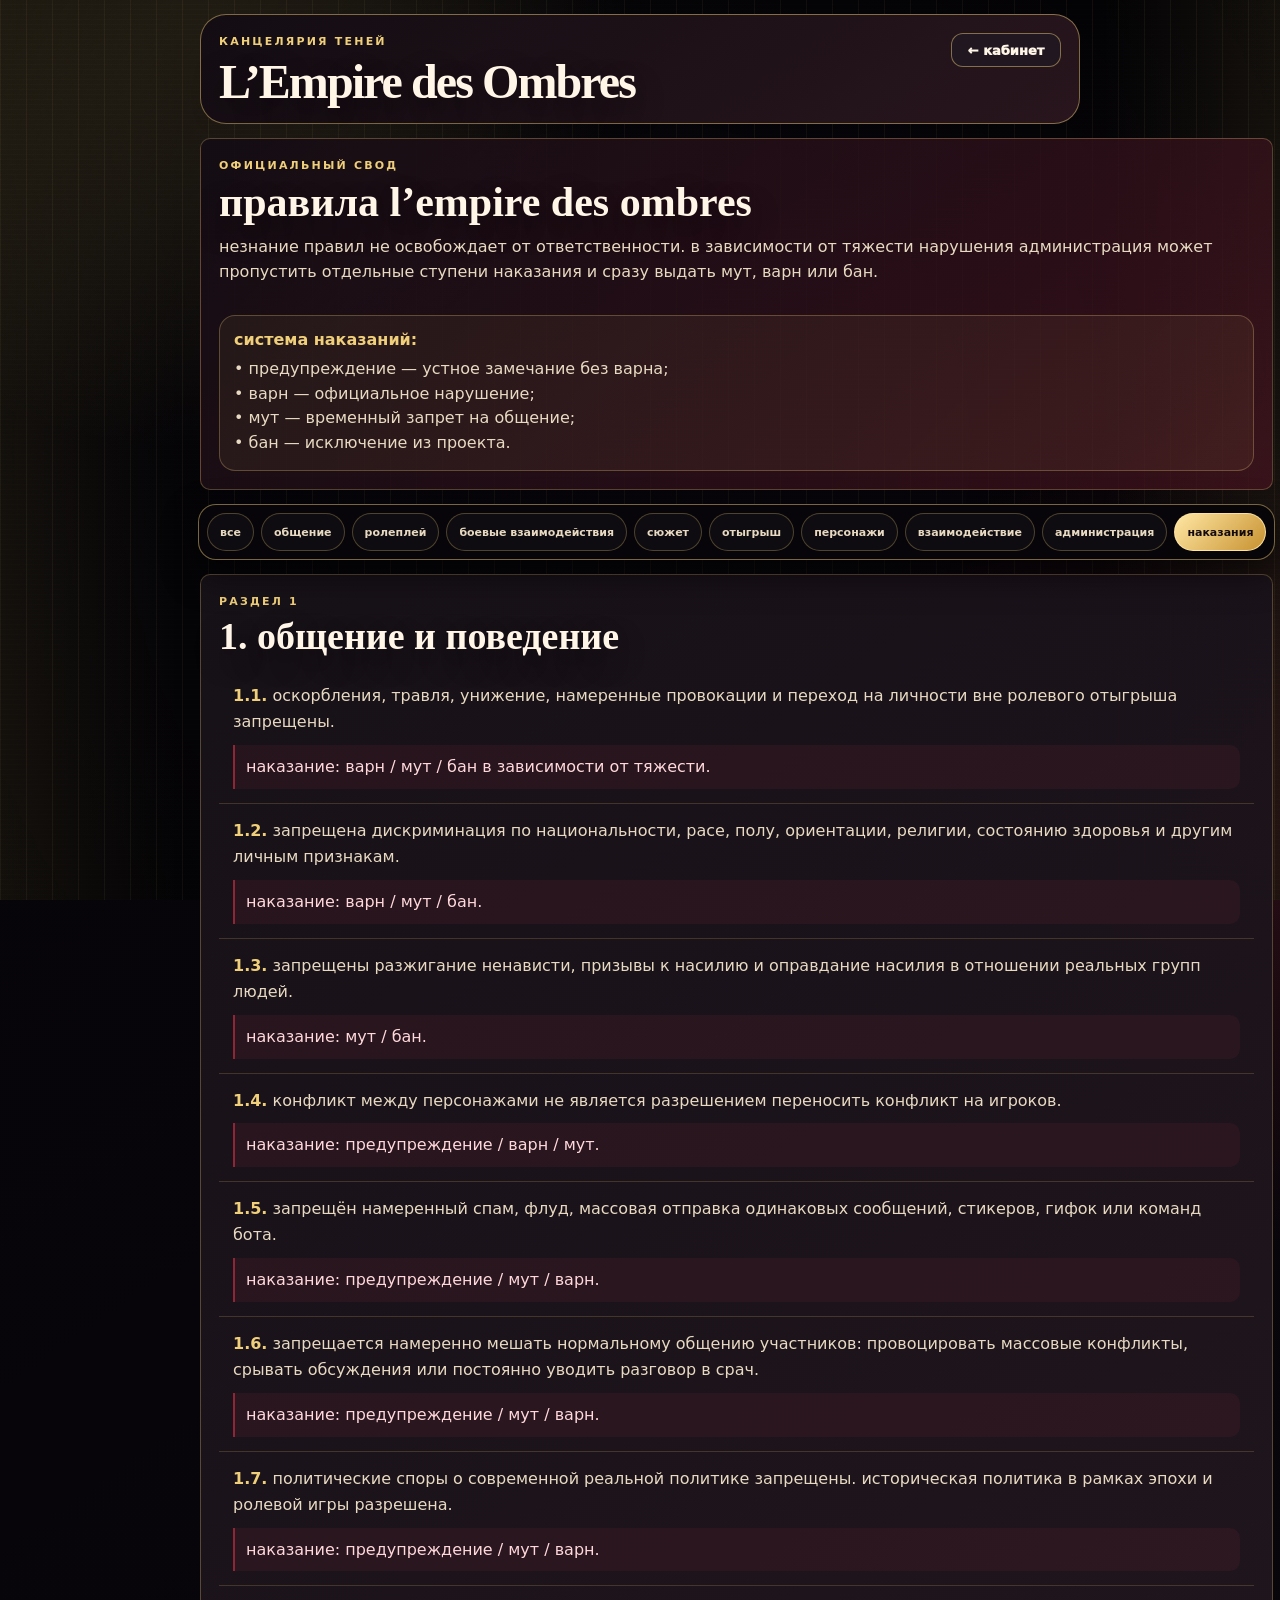
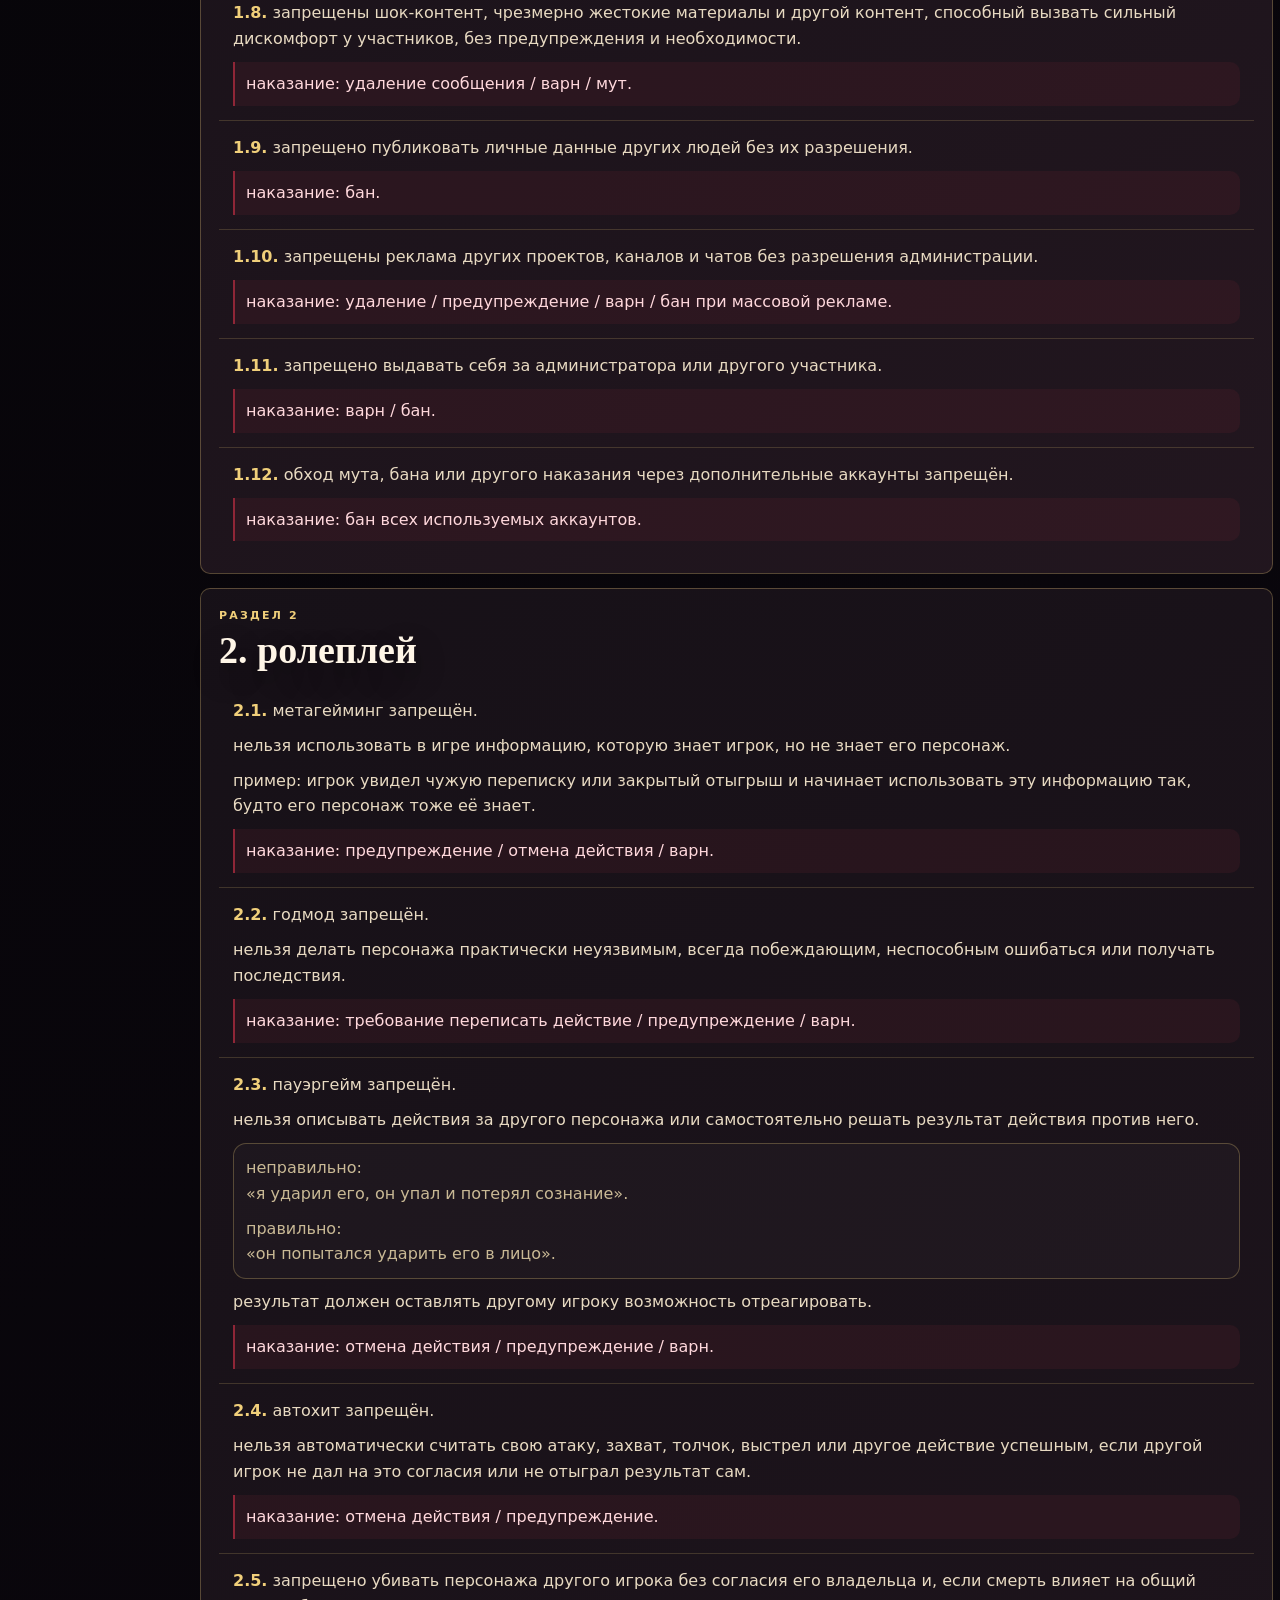
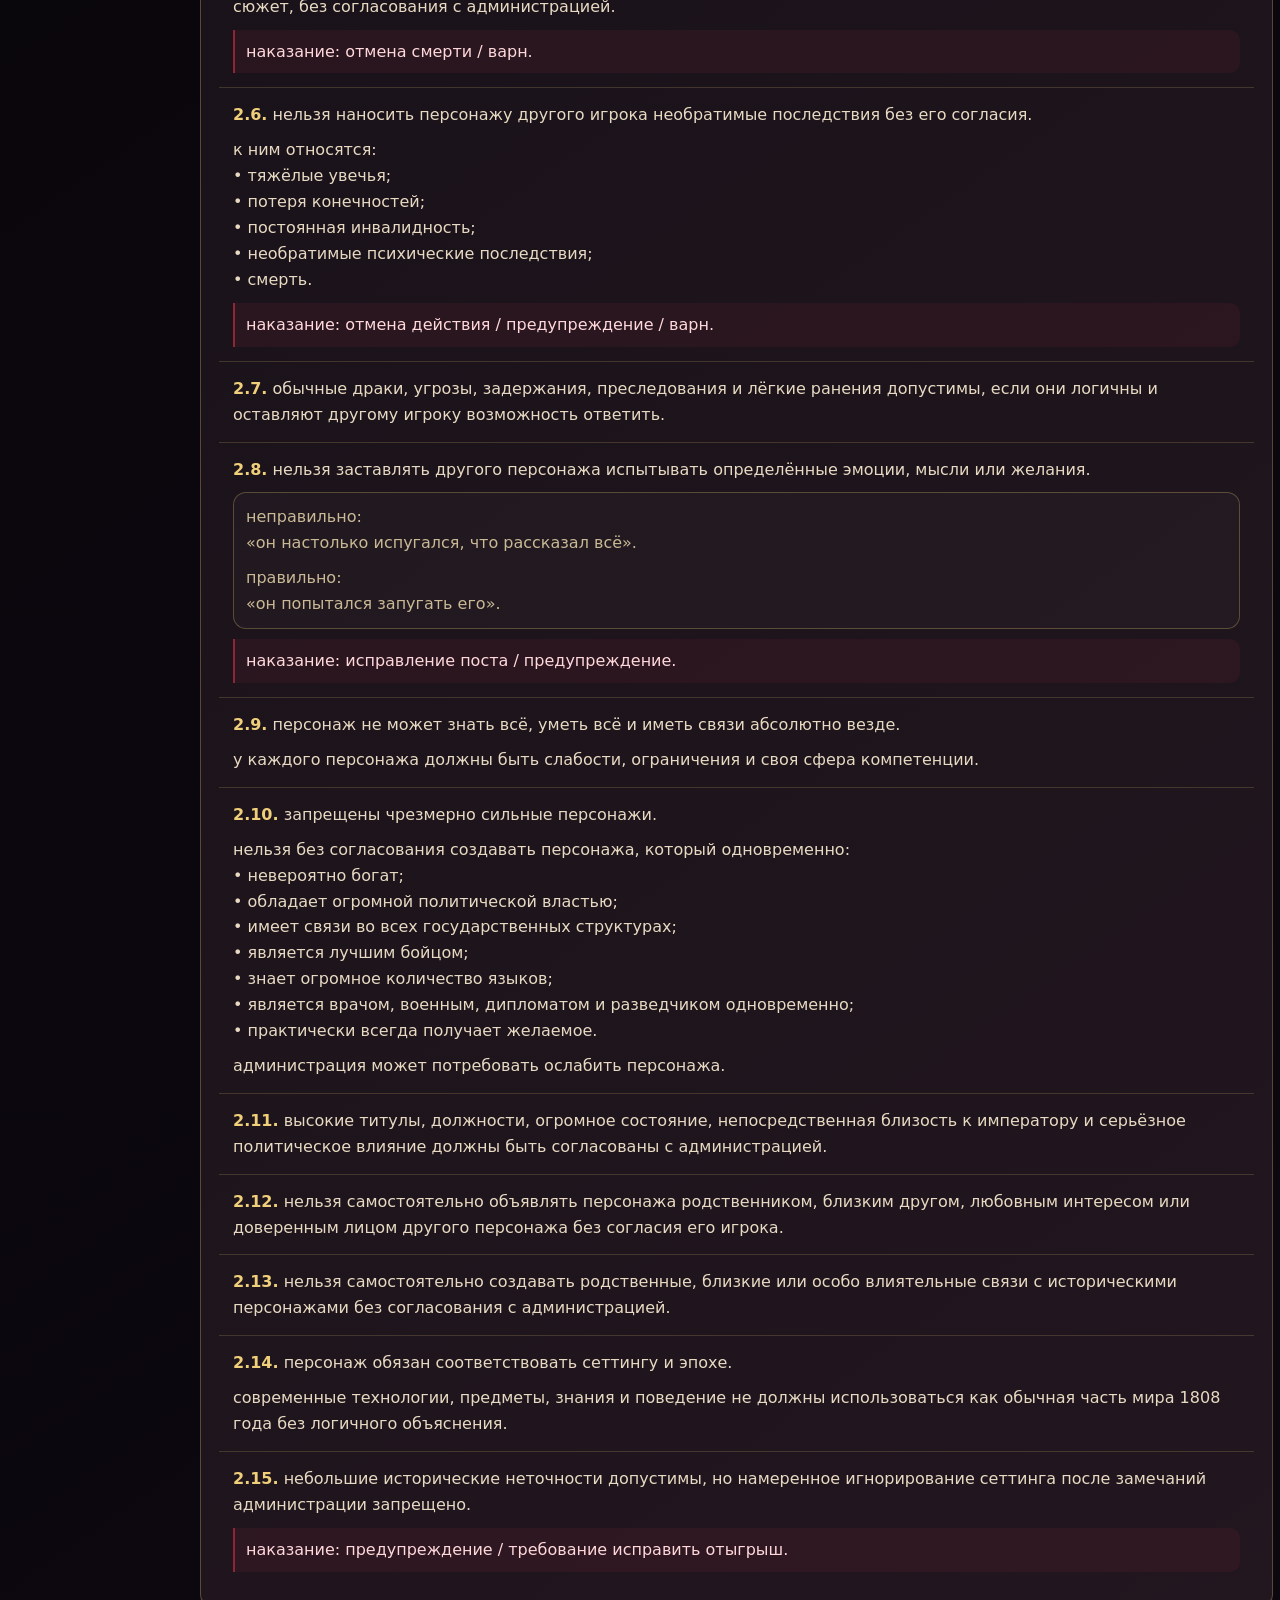
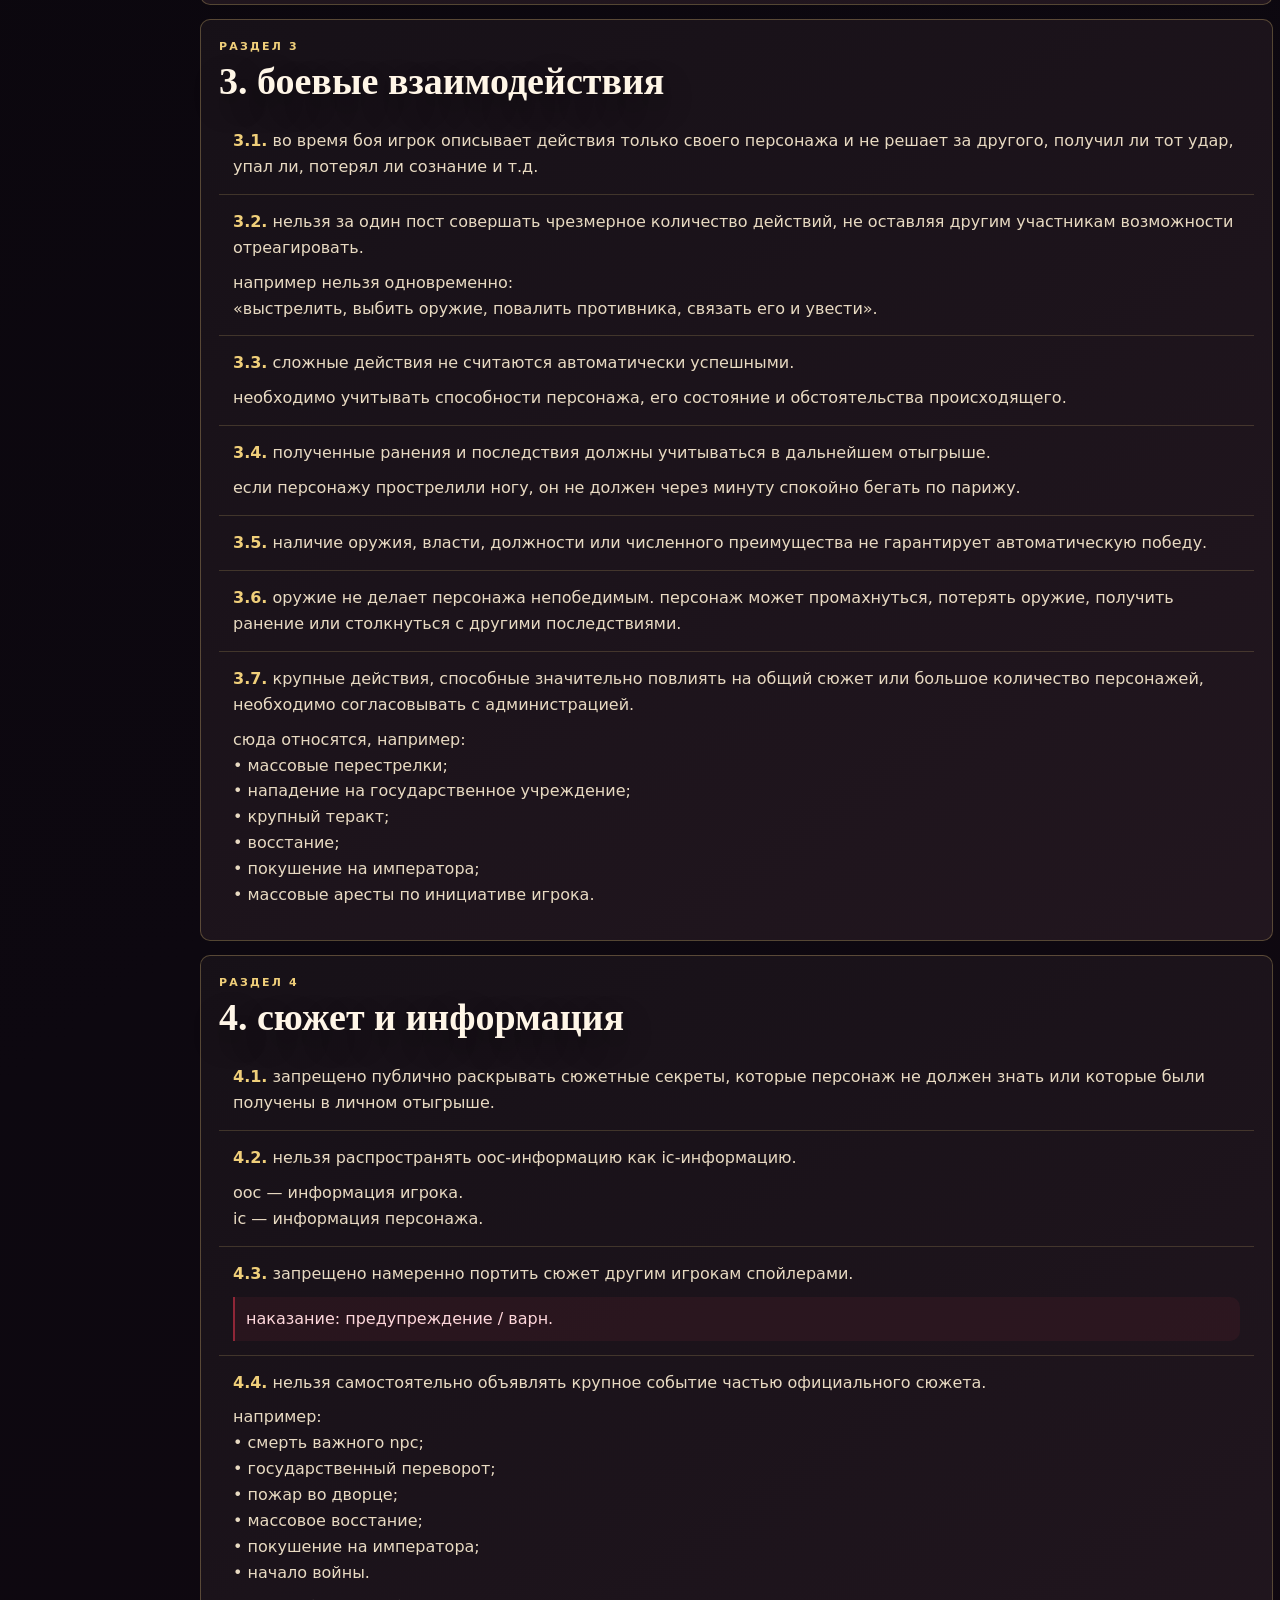
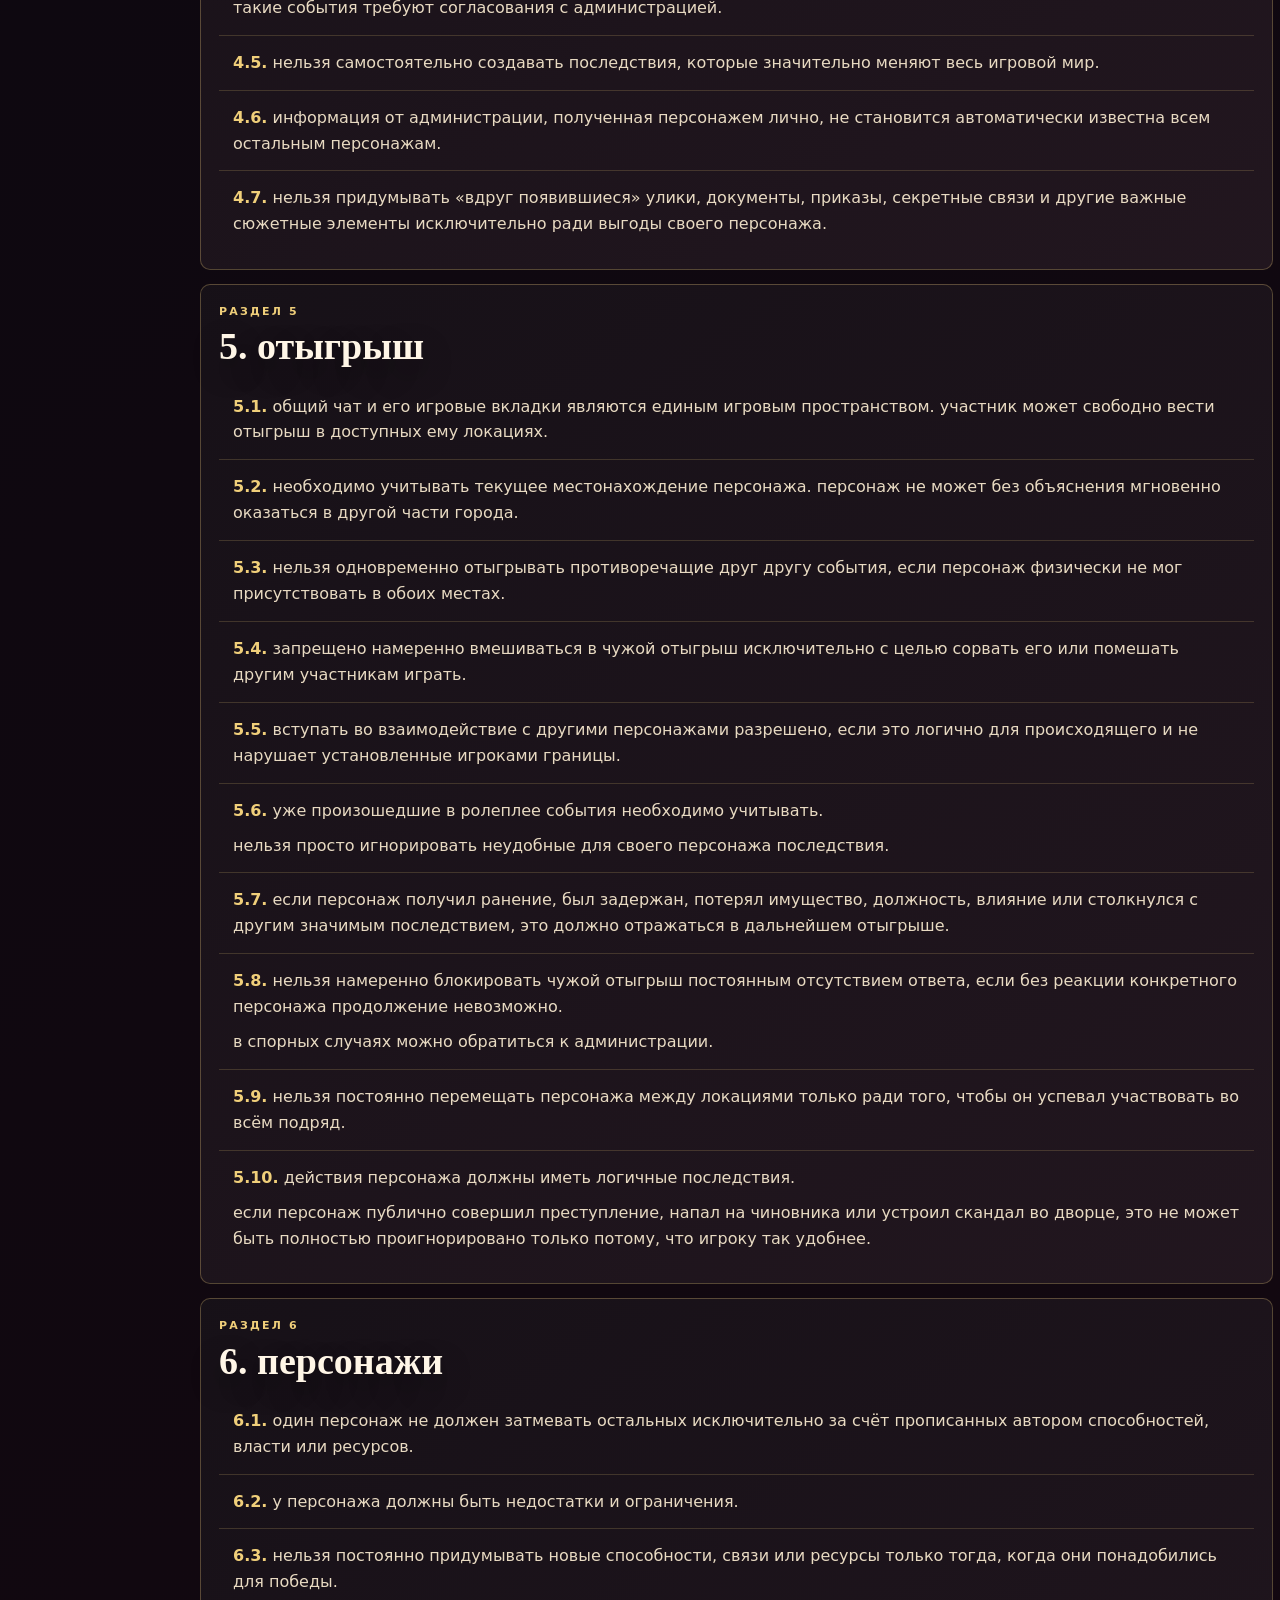
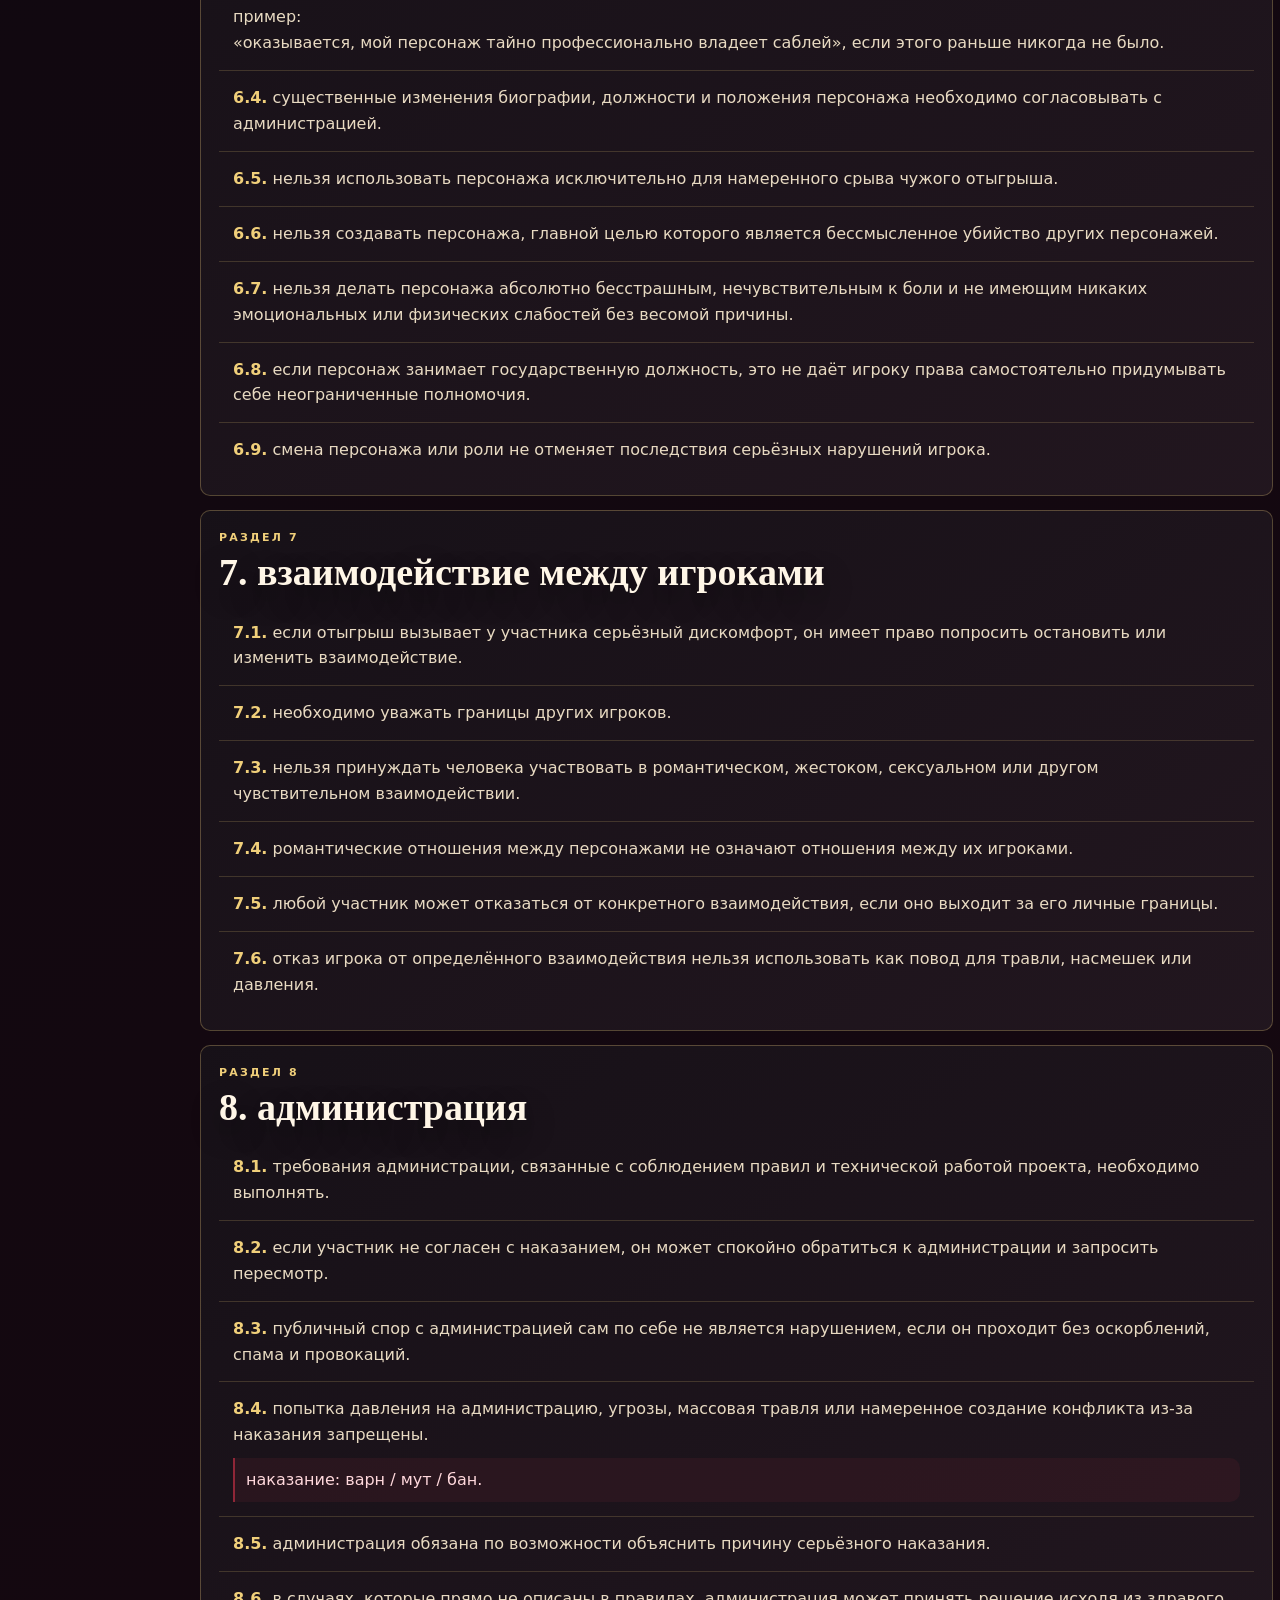
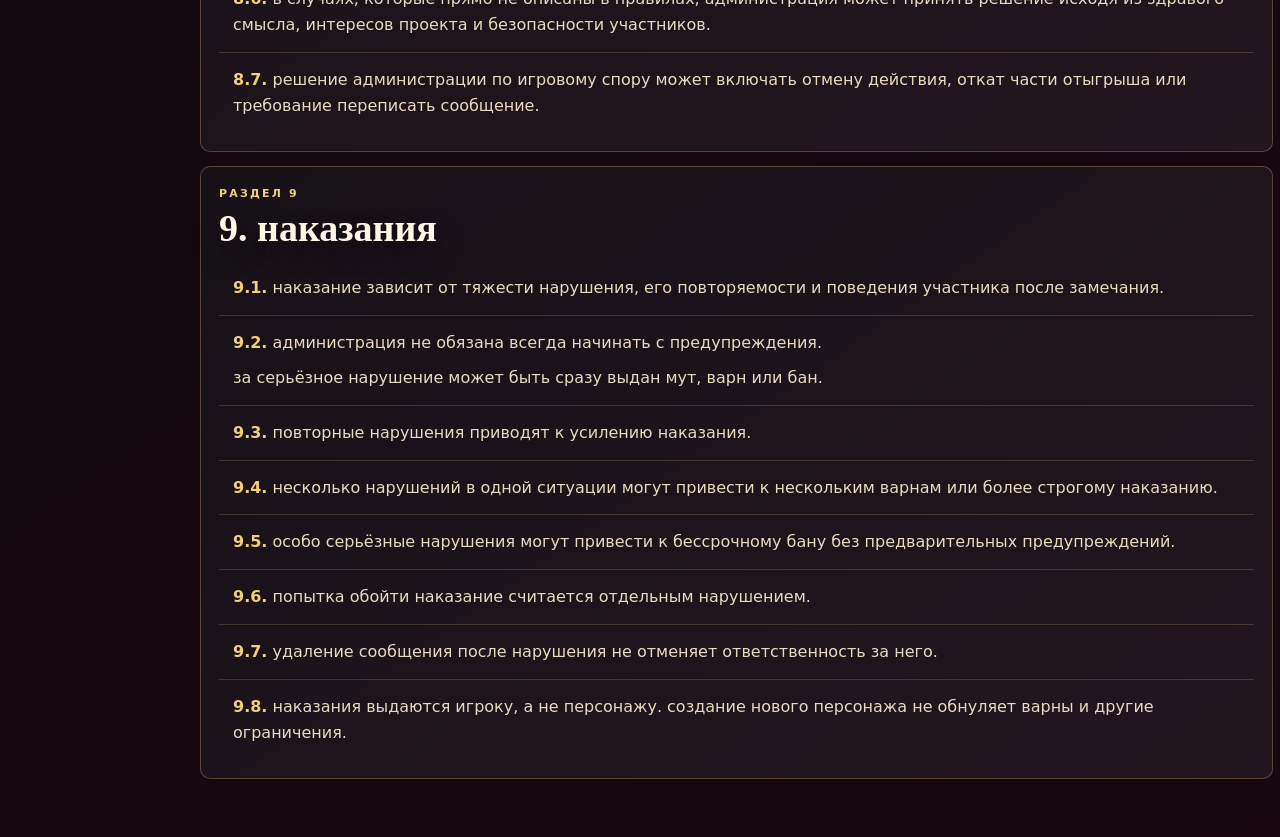
<file: miniapp/rules.html>
<!doctype html>
<html lang="ru">
<head>
  <meta charset="utf-8">
  <meta name="viewport" content="width=device-width, initial-scale=1, viewport-fit=cover">
  <title>L’Empire des Ombres · правила</title>
  <meta name="theme-color" content="#08060a">
  <meta name="description" content="полный свод правил L’Empire des Ombres.">
  <script src="https://telegram.org/js/telegram-web-app.js"></script>
  <link rel="stylesheet" href="./styles.css?v=20261006-editorial-1">
  <link rel="stylesheet" href="./rules.css?v=20261006-rules-mobile-3">
</head>
<body class="rules-page">
  <div class="app-shell rules-shell">
    <header class="topbar rules-topbar">
      <div>
        <p class="eyebrow">канцелярия теней</p>
        <h1>L’Empire des Ombres</h1>
      </div>
      <button id="rules-back" type="button" class="small rules-back">← кабинет</button>
    </header>

    <main class="rules-content">
      <article class="hero card rules-intro">
        <div>
          <p class="eyebrow">официальный свод</p>
          <h2>правила l’empire des ombres</h2>
          <p>незнание правил не освобождает от ответственности. в зависимости от тяжести нарушения администрация может пропустить отдельные ступени наказания и сразу выдать мут, варн или бан.</p>
        </div>
        <div class="rules-punishments">
          <h3>система наказаний:</h3>
          <p>• предупреждение — устное замечание без варна;<br>
          • варн — официальное нарушение;<br>
          • мут — временный запрет на общение;<br>
          • бан — исключение из проекта.</p>
        </div>
      </article>

      <nav class="rules-filter-wrap" aria-label="разделы правил">
        <label class="rules-mobile-select-label" for="rules-mobile-select">
          <span>раздел</span>
          <select id="rules-mobile-select" class="rules-mobile-select">
            <option value="all">все правила</option>
            <option value="general">1. общение и поведение</option>
            <option value="roleplay">2. ролеплей</option>
            <option value="combat">3. боевые взаимодействия</option>
            <option value="plot">4. сюжет и информация</option>
            <option value="play">5. отыгрыш</option>
            <option value="characters">6. персонажи</option>
            <option value="players">7. взаимодействие между игроками</option>
            <option value="admin">8. администрация</option>
            <option value="punishments">9. наказания</option>
          </select>
        </label>
        <div class="rules-filters" id="rules-filters">
          <button type="button" class="rules-filter active" data-rule-filter="all">все</button>
          <button type="button" class="rules-filter" data-rule-filter="general">общение</button>
          <button type="button" class="rules-filter" data-rule-filter="roleplay">ролеплей</button>
          <button type="button" class="rules-filter" data-rule-filter="combat">боевые взаимодействия</button>
          <button type="button" class="rules-filter" data-rule-filter="plot">сюжет</button>
          <button type="button" class="rules-filter" data-rule-filter="play">отыгрыш</button>
          <button type="button" class="rules-filter" data-rule-filter="characters">персонажи</button>
          <button type="button" class="rules-filter" data-rule-filter="players">взаимодействие</button>
          <button type="button" class="rules-filter" data-rule-filter="admin">администрация</button>
          <button type="button" class="rules-filter" data-rule-filter="punishments">наказания</button>
        </div>
      </nav>

      <div id="rules-sections" class="rules-sections">
        <section class="card rules-section" data-rule-section="general">
          <p class="eyebrow">раздел 1</p>
          <h2>1. общение и поведение</h2>

          <div class="rule-item"><p><b>1.1.</b> оскорбления, травля, унижение, намеренные провокации и переход на личности вне ролевого отыгрыша запрещены.</p><p class="rule-punishment">наказание: варн / мут / бан в зависимости от тяжести.</p></div>

          <div class="rule-item"><p><b>1.2.</b> запрещена дискриминация по национальности, расе, полу, ориентации, религии, состоянию здоровья и другим личным признакам.</p><p class="rule-punishment">наказание: варн / мут / бан.</p></div>

          <div class="rule-item"><p><b>1.3.</b> запрещены разжигание ненависти, призывы к насилию и оправдание насилия в отношении реальных групп людей.</p><p class="rule-punishment">наказание: мут / бан.</p></div>

          <div class="rule-item"><p><b>1.4.</b> конфликт между персонажами не является разрешением переносить конфликт на игроков.</p><p class="rule-punishment">наказание: предупреждение / варн / мут.</p></div>

          <div class="rule-item"><p><b>1.5.</b> запрещён намеренный спам, флуд, массовая отправка одинаковых сообщений, стикеров, гифок или команд бота.</p><p class="rule-punishment">наказание: предупреждение / мут / варн.</p></div>

          <div class="rule-item"><p><b>1.6.</b> запрещается намеренно мешать нормальному общению участников: провоцировать массовые конфликты, срывать обсуждения или постоянно уводить разговор в срач.</p><p class="rule-punishment">наказание: предупреждение / мут / варн.</p></div>

          <div class="rule-item"><p><b>1.7.</b> политические споры о современной реальной политике запрещены. историческая политика в рамках эпохи и ролевой игры разрешена.</p><p class="rule-punishment">наказание: предупреждение / мут / варн.</p></div>

          <div class="rule-item"><p><b>1.8.</b> запрещены шок-контент, чрезмерно жестокие материалы и другой контент, способный вызвать сильный дискомфорт у участников, без предупреждения и необходимости.</p><p class="rule-punishment">наказание: удаление сообщения / варн / мут.</p></div>

          <div class="rule-item"><p><b>1.9.</b> запрещено публиковать личные данные других людей без их разрешения.</p><p class="rule-punishment">наказание: бан.</p></div>

          <div class="rule-item"><p><b>1.10.</b> запрещены реклама других проектов, каналов и чатов без разрешения администрации.</p><p class="rule-punishment">наказание: удаление / предупреждение / варн / бан при массовой рекламе.</p></div>

          <div class="rule-item"><p><b>1.11.</b> запрещено выдавать себя за администратора или другого участника.</p><p class="rule-punishment">наказание: варн / бан.</p></div>

          <div class="rule-item"><p><b>1.12.</b> обход мута, бана или другого наказания через дополнительные аккаунты запрещён.</p><p class="rule-punishment">наказание: бан всех используемых аккаунтов.</p></div>
        </section>

        <section class="card rules-section" data-rule-section="roleplay">
          <p class="eyebrow">раздел 2</p>
          <h2>2. ролеплей</h2>

          <div class="rule-item"><p><b>2.1.</b> метагейминг запрещён.</p><p>нельзя использовать в игре информацию, которую знает игрок, но не знает его персонаж.</p><p>пример: игрок увидел чужую переписку или закрытый отыгрыш и начинает использовать эту информацию так, будто его персонаж тоже её знает.</p><p class="rule-punishment">наказание: предупреждение / отмена действия / варн.</p></div>

          <div class="rule-item"><p><b>2.2.</b> годмод запрещён.</p><p>нельзя делать персонажа практически неуязвимым, всегда побеждающим, неспособным ошибаться или получать последствия.</p><p class="rule-punishment">наказание: требование переписать действие / предупреждение / варн.</p></div>

          <div class="rule-item"><p><b>2.3.</b> пауэргейм запрещён.</p><p>нельзя описывать действия за другого персонажа или самостоятельно решать результат действия против него.</p><div class="rule-example"><p>неправильно:<br>«я ударил его, он упал и потерял сознание».</p><p>правильно:<br>«он попытался ударить его в лицо».</p></div><p>результат должен оставлять другому игроку возможность отреагировать.</p><p class="rule-punishment">наказание: отмена действия / предупреждение / варн.</p></div>

          <div class="rule-item"><p><b>2.4.</b> автохит запрещён.</p><p>нельзя автоматически считать свою атаку, захват, толчок, выстрел или другое действие успешным, если другой игрок не дал на это согласия или не отыграл результат сам.</p><p class="rule-punishment">наказание: отмена действия / предупреждение.</p></div>

          <div class="rule-item"><p><b>2.5.</b> запрещено убивать персонажа другого игрока без согласия его владельца и, если смерть влияет на общий сюжет, без согласования с администрацией.</p><p class="rule-punishment">наказание: отмена смерти / варн.</p></div>

          <div class="rule-item"><p><b>2.6.</b> нельзя наносить персонажу другого игрока необратимые последствия без его согласия.</p><p>к ним относятся:<br>• тяжёлые увечья;<br>• потеря конечностей;<br>• постоянная инвалидность;<br>• необратимые психические последствия;<br>• смерть.</p><p class="rule-punishment">наказание: отмена действия / предупреждение / варн.</p></div>

          <div class="rule-item"><p><b>2.7.</b> обычные драки, угрозы, задержания, преследования и лёгкие ранения допустимы, если они логичны и оставляют другому игроку возможность ответить.</p></div>

          <div class="rule-item"><p><b>2.8.</b> нельзя заставлять другого персонажа испытывать определённые эмоции, мысли или желания.</p><div class="rule-example"><p>неправильно:<br>«он настолько испугался, что рассказал всё».</p><p>правильно:<br>«он попытался запугать его».</p></div><p class="rule-punishment">наказание: исправление поста / предупреждение.</p></div>

          <div class="rule-item"><p><b>2.9.</b> персонаж не может знать всё, уметь всё и иметь связи абсолютно везде.</p><p>у каждого персонажа должны быть слабости, ограничения и своя сфера компетенции.</p></div>

          <div class="rule-item"><p><b>2.10.</b> запрещены чрезмерно сильные персонажи.</p><p>нельзя без согласования создавать персонажа, который одновременно:<br>• невероятно богат;<br>• обладает огромной политической властью;<br>• имеет связи во всех государственных структурах;<br>• является лучшим бойцом;<br>• знает огромное количество языков;<br>• является врачом, военным, дипломатом и разведчиком одновременно;<br>• практически всегда получает желаемое.</p><p>администрация может потребовать ослабить персонажа.</p></div>

          <div class="rule-item"><p><b>2.11.</b> высокие титулы, должности, огромное состояние, непосредственная близость к императору и серьёзное политическое влияние должны быть согласованы с администрацией.</p></div>

          <div class="rule-item"><p><b>2.12.</b> нельзя самостоятельно объявлять персонажа родственником, близким другом, любовным интересом или доверенным лицом другого персонажа без согласия его игрока.</p></div>

          <div class="rule-item"><p><b>2.13.</b> нельзя самостоятельно создавать родственные, близкие или особо влиятельные связи с историческими персонажами без согласования с администрацией.</p></div>

          <div class="rule-item"><p><b>2.14.</b> персонаж обязан соответствовать сеттингу и эпохе.</p><p>современные технологии, предметы, знания и поведение не должны использоваться как обычная часть мира 1808 года без логичного объяснения.</p></div>

          <div class="rule-item"><p><b>2.15.</b> небольшие исторические неточности допустимы, но намеренное игнорирование сеттинга после замечаний администрации запрещено.</p><p class="rule-punishment">наказание: предупреждение / требование исправить отыгрыш.</p></div>
        </section>

        <section class="card rules-section" data-rule-section="combat">
          <p class="eyebrow">раздел 3</p>
          <h2>3. боевые взаимодействия</h2>

          <div class="rule-item"><p><b>3.1.</b> во время боя игрок описывает действия только своего персонажа и не решает за другого, получил ли тот удар, упал ли, потерял ли сознание и т.д.</p></div>

          <div class="rule-item"><p><b>3.2.</b> нельзя за один пост совершать чрезмерное количество действий, не оставляя другим участникам возможности отреагировать.</p><p>например нельзя одновременно:<br>«выстрелить, выбить оружие, повалить противника, связать его и увести».</p></div>

          <div class="rule-item"><p><b>3.3.</b> сложные действия не считаются автоматически успешными.</p><p>необходимо учитывать способности персонажа, его состояние и обстоятельства происходящего.</p></div>

          <div class="rule-item"><p><b>3.4.</b> полученные ранения и последствия должны учитываться в дальнейшем отыгрыше.</p><p>если персонажу прострелили ногу, он не должен через минуту спокойно бегать по парижу.</p></div>

          <div class="rule-item"><p><b>3.5.</b> наличие оружия, власти, должности или численного преимущества не гарантирует автоматическую победу.</p></div>

          <div class="rule-item"><p><b>3.6.</b> оружие не делает персонажа непобедимым. персонаж может промахнуться, потерять оружие, получить ранение или столкнуться с другими последствиями.</p></div>

          <div class="rule-item"><p><b>3.7.</b> крупные действия, способные значительно повлиять на общий сюжет или большое количество персонажей, необходимо согласовывать с администрацией.</p><p>сюда относятся, например:<br>• массовые перестрелки;<br>• нападение на государственное учреждение;<br>• крупный теракт;<br>• восстание;<br>• покушение на императора;<br>• массовые аресты по инициативе игрока.</p></div>
        </section>

        <section class="card rules-section" data-rule-section="plot">
          <p class="eyebrow">раздел 4</p>
          <h2>4. сюжет и информация</h2>

          <div class="rule-item"><p><b>4.1.</b> запрещено публично раскрывать сюжетные секреты, которые персонаж не должен знать или которые были получены в личном отыгрыше.</p></div>

          <div class="rule-item"><p><b>4.2.</b> нельзя распространять ooc-информацию как ic-информацию.</p><p>ooc — информация игрока.<br>ic — информация персонажа.</p></div>

          <div class="rule-item"><p><b>4.3.</b> запрещено намеренно портить сюжет другим игрокам спойлерами.</p><p class="rule-punishment">наказание: предупреждение / варн.</p></div>

          <div class="rule-item"><p><b>4.4.</b> нельзя самостоятельно объявлять крупное событие частью официального сюжета.</p><p>например:<br>• смерть важного npc;<br>• государственный переворот;<br>• пожар во дворце;<br>• массовое восстание;<br>• покушение на императора;<br>• начало войны.</p><p>такие события требуют согласования с администрацией.</p></div>

          <div class="rule-item"><p><b>4.5.</b> нельзя самостоятельно создавать последствия, которые значительно меняют весь игровой мир.</p></div>

          <div class="rule-item"><p><b>4.6.</b> информация от администрации, полученная персонажем лично, не становится автоматически известна всем остальным персонажам.</p></div>

          <div class="rule-item"><p><b>4.7.</b> нельзя придумывать «вдруг появившиеся» улики, документы, приказы, секретные связи и другие важные сюжетные элементы исключительно ради выгоды своего персонажа.</p></div>
        </section>

        <section class="card rules-section" data-rule-section="play">
          <p class="eyebrow">раздел 5</p>
          <h2>5. отыгрыш</h2>

          <div class="rule-item"><p><b>5.1.</b> общий чат и его игровые вкладки являются единым игровым пространством. участник может свободно вести отыгрыш в доступных ему локациях.</p></div>

          <div class="rule-item"><p><b>5.2.</b> необходимо учитывать текущее местонахождение персонажа. персонаж не может без объяснения мгновенно оказаться в другой части города.</p></div>

          <div class="rule-item"><p><b>5.3.</b> нельзя одновременно отыгрывать противоречащие друг другу события, если персонаж физически не мог присутствовать в обоих местах.</p></div>

          <div class="rule-item"><p><b>5.4.</b> запрещено намеренно вмешиваться в чужой отыгрыш исключительно с целью сорвать его или помешать другим участникам играть.</p></div>

          <div class="rule-item"><p><b>5.5.</b> вступать во взаимодействие с другими персонажами разрешено, если это логично для происходящего и не нарушает установленные игроками границы.</p></div>

          <div class="rule-item"><p><b>5.6.</b> уже произошедшие в ролеплее события необходимо учитывать.</p><p>нельзя просто игнорировать неудобные для своего персонажа последствия.</p></div>

          <div class="rule-item"><p><b>5.7.</b> если персонаж получил ранение, был задержан, потерял имущество, должность, влияние или столкнулся с другим значимым последствием, это должно отражаться в дальнейшем отыгрыше.</p></div>

          <div class="rule-item"><p><b>5.8.</b> нельзя намеренно блокировать чужой отыгрыш постоянным отсутствием ответа, если без реакции конкретного персонажа продолжение невозможно.</p><p>в спорных случаях можно обратиться к администрации.</p></div>

          <div class="rule-item"><p><b>5.9.</b> нельзя постоянно перемещать персонажа между локациями только ради того, чтобы он успевал участвовать во всём подряд.</p></div>

          <div class="rule-item"><p><b>5.10.</b> действия персонажа должны иметь логичные последствия.</p><p>если персонаж публично совершил преступление, напал на чиновника или устроил скандал во дворце, это не может быть полностью проигнорировано только потому, что игроку так удобнее.</p></div>
        </section>

        <section class="card rules-section" data-rule-section="characters">
          <p class="eyebrow">раздел 6</p>
          <h2>6. персонажи</h2>

          <div class="rule-item"><p><b>6.1.</b> один персонаж не должен затмевать остальных исключительно за счёт прописанных автором способностей, власти или ресурсов.</p></div>

          <div class="rule-item"><p><b>6.2.</b> у персонажа должны быть недостатки и ограничения.</p></div>

          <div class="rule-item"><p><b>6.3.</b> нельзя постоянно придумывать новые способности, связи или ресурсы только тогда, когда они понадобились для победы.</p><p>пример:<br>«оказывается, мой персонаж тайно профессионально владеет саблей», если этого раньше никогда не было.</p></div>

          <div class="rule-item"><p><b>6.4.</b> существенные изменения биографии, должности и положения персонажа необходимо согласовывать с администрацией.</p></div>

          <div class="rule-item"><p><b>6.5.</b> нельзя использовать персонажа исключительно для намеренного срыва чужого отыгрыша.</p></div>

          <div class="rule-item"><p><b>6.6.</b> нельзя создавать персонажа, главной целью которого является бессмысленное убийство других персонажей.</p></div>

          <div class="rule-item"><p><b>6.7.</b> нельзя делать персонажа абсолютно бесстрашным, нечувствительным к боли и не имеющим никаких эмоциональных или физических слабостей без весомой причины.</p></div>

          <div class="rule-item"><p><b>6.8.</b> если персонаж занимает государственную должность, это не даёт игроку права самостоятельно придумывать себе неограниченные полномочия.</p></div>

          <div class="rule-item"><p><b>6.9.</b> смена персонажа или роли не отменяет последствия серьёзных нарушений игрока.</p></div>
        </section>

        <section class="card rules-section" data-rule-section="players">
          <p class="eyebrow">раздел 7</p>
          <h2>7. взаимодействие между игроками</h2>

          <div class="rule-item"><p><b>7.1.</b> если отыгрыш вызывает у участника серьёзный дискомфорт, он имеет право попросить остановить или изменить взаимодействие.</p></div>

          <div class="rule-item"><p><b>7.2.</b> необходимо уважать границы других игроков.</p></div>

          <div class="rule-item"><p><b>7.3.</b> нельзя принуждать человека участвовать в романтическом, жестоком, сексуальном или другом чувствительном взаимодействии.</p></div>

          <div class="rule-item"><p><b>7.4.</b> романтические отношения между персонажами не означают отношения между их игроками.</p></div>

          <div class="rule-item"><p><b>7.5.</b> любой участник может отказаться от конкретного взаимодействия, если оно выходит за его личные границы.</p></div>

          <div class="rule-item"><p><b>7.6.</b> отказ игрока от определённого взаимодействия нельзя использовать как повод для травли, насмешек или давления.</p></div>
        </section>

        <section class="card rules-section" data-rule-section="admin">
          <p class="eyebrow">раздел 8</p>
          <h2>8. администрация</h2>

          <div class="rule-item"><p><b>8.1.</b> требования администрации, связанные с соблюдением правил и технической работой проекта, необходимо выполнять.</p></div>

          <div class="rule-item"><p><b>8.2.</b> если участник не согласен с наказанием, он может спокойно обратиться к администрации и запросить пересмотр.</p></div>

          <div class="rule-item"><p><b>8.3.</b> публичный спор с администрацией сам по себе не является нарушением, если он проходит без оскорблений, спама и провокаций.</p></div>

          <div class="rule-item"><p><b>8.4.</b> попытка давления на администрацию, угрозы, массовая травля или намеренное создание конфликта из-за наказания запрещены.</p><p class="rule-punishment">наказание: варн / мут / бан.</p></div>

          <div class="rule-item"><p><b>8.5.</b> администрация обязана по возможности объяснить причину серьёзного наказания.</p></div>

          <div class="rule-item"><p><b>8.6.</b> в случаях, которые прямо не описаны в правилах, администрация может принять решение исходя из здравого смысла, интересов проекта и безопасности участников.</p></div>

          <div class="rule-item"><p><b>8.7.</b> решение администрации по игровому спору может включать отмену действия, откат части отыгрыша или требование переписать сообщение.</p></div>
        </section>

        <section class="card rules-section" data-rule-section="punishments">
          <p class="eyebrow">раздел 9</p>
          <h2>9. наказания</h2>

          <div class="rule-item"><p><b>9.1.</b> наказание зависит от тяжести нарушения, его повторяемости и поведения участника после замечания.</p></div>

          <div class="rule-item"><p><b>9.2.</b> администрация не обязана всегда начинать с предупреждения.</p><p>за серьёзное нарушение может быть сразу выдан мут, варн или бан.</p></div>

          <div class="rule-item"><p><b>9.3.</b> повторные нарушения приводят к усилению наказания.</p></div>

          <div class="rule-item"><p><b>9.4.</b> несколько нарушений в одной ситуации могут привести к нескольким варнам или более строгому наказанию.</p></div>

          <div class="rule-item"><p><b>9.5.</b> особо серьёзные нарушения могут привести к бессрочному бану без предварительных предупреждений.</p></div>

          <div class="rule-item"><p><b>9.6.</b> попытка обойти наказание считается отдельным нарушением.</p></div>

          <div class="rule-item"><p><b>9.7.</b> удаление сообщения после нарушения не отменяет ответственность за него.</p></div>

          <div class="rule-item"><p><b>9.8.</b> наказания выдаются игроку, а не персонажу. создание нового персонажа не обнуляет варны и другие ограничения.</p></div>
        </section>
      </div>

      <div id="rules-empty" class="card rules-empty hidden">в этом разделе пока нет правил.</div>
    </main>
  </div>

  <script src="./rules.js?v=20261006-rules-mobile-3"></script>
</body>
</html>
</file>
<file: styles.css>
:root {
  --bg: #050507;
  --bg-soft: #0b090d;
  --panel: rgba(18, 15, 18, 0.86);
  --panel-strong: rgba(25, 19, 22, 0.94);
  --paper: #171216;
  --paper-light: #22191d;
  --ink: #f2e6cf;
  --ink-soft: #b8a98f;
  --muted: #82745f;
  --gold: #d9b56a;
  --gold-soft: #f0d998;
  --red: #8c1e2f;
  --red-dark: #3d0b13;
  --violet: #2d2033;
  --line: rgba(217, 181, 106, 0.22);
  --line-strong: rgba(217, 181, 106, 0.42);
  --shadow: 0 24px 70px rgba(0, 0, 0, 0.55);
  --glow: 0 0 34px rgba(217, 181, 106, 0.13);
  --radius: 18px;
  --max: 1160px;
}

* {
  box-sizing: border-box;
}

html {
  scroll-behavior: smooth;
}

body {
  margin: 0;
  min-height: 100vh;
  color: var(--ink);
  background:
    radial-gradient(circle at 18% 8%, rgba(140, 30, 47, 0.34), transparent 29rem),
    radial-gradient(circle at 88% 4%, rgba(217, 181, 106, 0.15), transparent 27rem),
    radial-gradient(circle at 50% 95%, rgba(45, 32, 51, 0.54), transparent 38rem),
    linear-gradient(180deg, #09070a 0%, #050507 48%, #020203 100%);
  font-family: Georgia, "Times New Roman", serif;
  line-height: 1.55;
}

body::before {
  content: "";
  position: fixed;
  inset: 0;
  pointer-events: none;
  background:
    linear-gradient(90deg, rgba(0, 0, 0, 0.75), transparent 15%, transparent 85%, rgba(0, 0, 0, 0.75)),
    repeating-linear-gradient(90deg, rgba(217, 181, 106, 0.025), rgba(217, 181, 106, 0.025) 1px, transparent 1px, transparent 74px),
    repeating-linear-gradient(0deg, rgba(217, 181, 106, 0.018), rgba(217, 181, 106, 0.018) 1px, transparent 1px, transparent 74px);
  mix-blend-mode: screen;
}

body::after {
  content: "";
  position: fixed;
  inset: 0;
  pointer-events: none;
  opacity: 0.22;
  background-image:
    repeating-linear-gradient(0deg, rgba(255,255,255,0.05), rgba(255,255,255,0.05) 1px, transparent 1px, transparent 4px);
  mix-blend-mode: overlay;
}

a {
  color: inherit;
  text-decoration: none;
}

p,
h1,
h2,
h3 {
  margin-top: 0;
}

button,
input,
select {
  font: inherit;
}

.page-shell {
  position: relative;
  z-index: 1;
}

.site-header {
  width: min(calc(100% - 28px), var(--max));
  margin: 16px auto 0;
  padding: 12px 14px;
  display: flex;
  align-items: center;
  justify-content: space-between;
  gap: 18px;
  border: 1px solid var(--line);
  background: rgba(8, 7, 9, 0.82);
  backdrop-filter: blur(18px);
  position: sticky;
  top: 12px;
  z-index: 20;
  box-shadow: var(--shadow);
  border-radius: 999px;
}

.brand {
  display: inline-flex;
  align-items: center;
  gap: 10px;
  min-width: max-content;
  color: var(--gold-soft);
}

.brand-mark {
  width: 36px;
  height: 36px;
  display: grid;
  place-items: center;
  border: 1px solid var(--gold);
  color: var(--gold-soft);
  background:
    radial-gradient(circle at 35% 20%, rgba(240, 217, 152, 0.24), transparent 42%),
    linear-gradient(135deg, #240911, #0b080b);
  font-weight: 700;
  border-radius: 50%;
  box-shadow: 0 0 24px rgba(217, 181, 106, 0.22);
}

.brand-text {
  letter-spacing: 0.12em;
  text-transform: uppercase;
  font-size: 0.86rem;
}

.nav {
  display: flex;
  align-items: center;
  gap: 4px;
  color: var(--ink-soft);
  font-size: 0.94rem;
}

.nav a {
  padding: 8px 10px;
  border: 1px solid transparent;
  border-radius: 999px;
}

.nav a:hover,
.nav a:focus-visible {
  color: var(--gold-soft);
  border-color: rgba(217, 181, 106, 0.26);
  background: rgba(217, 181, 106, 0.07);
  outline: none;
}

.section {
  width: min(calc(100% - 28px), var(--max));
  margin: 0 auto;
  padding: 76px 0;
}

.hero {
  min-height: calc(100vh - 72px);
  display: grid;
  grid-template-columns: minmax(0, 0.96fr) minmax(320px, 0.78fr);
  align-items: center;
  gap: 44px;
  padding-top: 54px;
}

.eyebrow {
  margin-bottom: 12px;
  color: var(--gold);
  font-size: 0.78rem;
  font-weight: 700;
  letter-spacing: 0.2em;
  text-transform: uppercase;
}

h1 {
  margin-bottom: 22px;
  color: var(--ink);
  font-size: clamp(3rem, 8vw, 7.7rem);
  line-height: 0.9;
  letter-spacing: -0.075em;
  font-weight: 700;
  text-shadow: 0 0 36px rgba(217, 181, 106, 0.18), 0 14px 42px rgba(0, 0, 0, 0.78);
}

h2 {
  margin-bottom: 14px;
  color: var(--ink);
  font-size: clamp(2rem, 4vw, 3.6rem);
  line-height: 1;
  letter-spacing: -0.05em;
}

h3 {
  margin-bottom: 8px;
  color: var(--gold-soft);
  font-size: 1.24rem;
  line-height: 1.15;
}

.hero-lead,
.section-heading p,
.notice-board p,
.join-card p {
  color: var(--ink-soft);
  font-size: clamp(1.04rem, 1.5vw, 1.24rem);
  max-width: 720px;
}

.hero-actions {
  margin-top: 28px;
  display: flex;
  flex-wrap: wrap;
  gap: 12px;
}

.hero-actions.centered {
  justify-content: center;
}

.button,
.quick-button,
.chip,
.filter-buttons button {
  cursor: pointer;
}

.button {
  display: inline-flex;
  align-items: center;
  justify-content: center;
  min-height: 46px;
  padding: 12px 20px;
  border: 1px solid var(--gold);
  font-weight: 700;
  border-radius: 999px;
  transition: transform 0.16s ease, background 0.16s ease, box-shadow 0.16s ease;
}

.button:hover,
.button:focus-visible {
  transform: translateY(-1px);
  outline: none;
  box-shadow: 0 0 28px rgba(217, 181, 106, 0.18);
}

.button-primary {
  color: #120c0d;
  background: linear-gradient(135deg, var(--gold-soft), var(--gold));
}

.button-ghost {
  color: var(--gold-soft);
  background: rgba(217, 181, 106, 0.07);
}

.notice-board,
.paper-section,
.registry-section,
.gazette-section,
.newcomer-section,
.join-card {
  position: relative;
  border: 1px solid var(--line-strong);
  background:
    linear-gradient(180deg, rgba(25, 18, 22, 0.9), rgba(9, 7, 10, 0.94)),
    radial-gradient(circle at 20% 0%, rgba(140, 30, 47, 0.16), transparent 34rem);
  box-shadow: var(--shadow), var(--glow);
  border-radius: var(--radius);
  overflow: hidden;
}

.notice-board::before,
.paper-section::before,
.registry-section::before,
.gazette-section::before,
.newcomer-section::before,
.join-card::before {
  content: "";
  position: absolute;
  inset: 12px;
  border: 1px solid rgba(217, 181, 106, 0.14);
  pointer-events: none;
  border-radius: calc(var(--radius) - 8px);
}

.notice-board::after,
.paper-section::after,
.registry-section::after,
.gazette-section::after,
.newcomer-section::after,
.join-card::after {
  content: "";
  position: absolute;
  inset: 0;
  pointer-events: none;
  background: linear-gradient(135deg, rgba(217, 181, 106, 0.09), transparent 28%, transparent 72%, rgba(140, 30, 47, 0.1));
}

.notice-board {
  padding: 34px 30px 30px;
}

.board-pin {
  width: 44px;
  height: 44px;
  margin: -4px auto 18px;
  border-radius: 50%;
  display: grid;
  place-items: center;
  background: radial-gradient(circle at 35% 22%, var(--gold-soft), var(--gold) 48%, var(--red-dark));
  box-shadow: 0 0 34px rgba(217, 181, 106, 0.2);
}

.board-pin::before {
  content: "O";
  color: #13090c;
  font-weight: 700;
  font-size: 1.2rem;
}

.notice-date {
  margin-bottom: 10px;
  color: var(--muted);
  font-style: italic;
}

.notice-board h2 {
  border-top: 1px solid var(--line-strong);
  border-bottom: 1px solid var(--line);
  padding: 12px 0;
  text-align: center;
  text-transform: uppercase;
  letter-spacing: 0.06em;
}

.quick-actions {
  margin-top: 24px;
  display: grid;
  grid-template-columns: 1fr 1fr;
  gap: 10px;
}

.quick-button {
  min-height: 72px;
  padding: 12px 14px;
  display: flex;
  flex-direction: column;
  justify-content: center;
  gap: 6px;
  border: 1px solid var(--line);
  background: rgba(217, 181, 106, 0.055);
  color: var(--gold-soft);
  font-weight: 700;
  text-transform: uppercase;
  letter-spacing: 0.04em;
  border-radius: 14px;
}

.quick-button span {
  color: var(--muted);
  font-size: 0.78rem;
  font-weight: 400;
}

.section-heading {
  margin-bottom: 28px;
}

.split-heading {
  display: grid;
  grid-template-columns: minmax(0, 0.78fr) minmax(260px, 0.62fr);
  gap: 30px;
  align-items: end;
}

.paper-section,
.registry-section,
.gazette-section,
.newcomer-section {
  padding: 42px;
  margin-top: 34px;
}

.doc-list,
.news-list,
.news-grid {
  display: grid;
  gap: 14px;
}

.news-grid {
  grid-template-columns: repeat(2, minmax(0, 1fr));
}

.doc-item,
.news-item,
.newcomer-grid article {
  border: 1px solid var(--line);
  background: rgba(255, 246, 221, 0.035);
  padding: 18px 20px;
  border-radius: 14px;
}

.doc-item header,
.news-item header {
  display: flex;
  justify-content: space-between;
  gap: 16px;
  margin-bottom: 8px;
  color: var(--muted);
  font-size: 0.92rem;
}

.doc-item p,
.news-item p,
.newcomer-grid p {
  margin-bottom: 0;
  color: var(--ink-soft);
}

.registry-toolbar,
.gazette-toolbar,
.filter-buttons {
  display: flex;
  flex-wrap: wrap;
  gap: 12px;
  margin-bottom: 18px;
  align-items: end;
}

.field {
  display: grid;
  gap: 6px;
  color: var(--muted);
  font-size: 0.9rem;
}

.field input,
.field select {
  min-height: 42px;
  min-width: 220px;
  border: 1px solid var(--line);
  background: rgba(255, 246, 221, 0.06);
  color: var(--ink);
  padding: 8px 10px;
  border-radius: 12px;
}

.field select option {
  color: #120c0d;
}

.field input:focus,
.field select:focus {
  outline: 2px solid rgba(217, 181, 106, 0.2);
}

.counter,
.registry-count {
  color: var(--muted);
  font-style: italic;
}

.table-wrap,
.role-table-wrap {
  overflow-x: auto;
  border: 1px solid var(--line);
  background: rgba(255, 246, 221, 0.035);
  border-radius: 16px;
}

table,
.role-table {
  width: 100%;
  border-collapse: collapse;
  min-width: 820px;
}

th,
td,
.role-table th,
.role-table td {
  padding: 13px 14px;
  border-bottom: 1px solid var(--line);
  text-align: left;
  vertical-align: top;
}

th,
.role-table th {
  color: var(--gold-soft);
  background: rgba(217, 181, 106, 0.08);
  text-transform: uppercase;
  letter-spacing: 0.06em;
  font-size: 0.78rem;
}

td,
.role-table td {
  color: var(--ink-soft);
}

tr:last-child td,
.role-table tr:last-child td {
  border-bottom: 0;
}

.user-tag {
  display: inline-block;
  color: var(--gold-soft);
  font-weight: 700;
}

.filter-buttons button,
.chip {
  border: 1px solid var(--line);
  background: rgba(217, 181, 106, 0.06);
  color: var(--ink-soft);
  padding: 9px 12px;
  border-radius: 999px;
}

.filter-buttons button.is-active,
.chip.is-active {
  color: #10090b;
  background: var(--gold);
  border-color: var(--gold);
}

.news-meta {
  color: var(--gold);
  font-weight: 700;
}

.newcomer-grid {
  display: grid;
  grid-template-columns: repeat(3, 1fr);
  gap: 14px;
}

.join-section {
  padding-bottom: 70px;
}

.join-card {
  padding: 46px 36px;
  text-align: center;
}

.join-card p {
  margin-inline: auto;
}

.site-footer {
  width: min(calc(100% - 28px), var(--max));
  margin: 0 auto;
  padding: 28px 0 42px;
  display: flex;
  justify-content: space-between;
  gap: 16px;
  border-top: 1px solid var(--line);
  color: var(--muted);
}

.site-footer p {
  margin: 0;
}

.site-footer a {
  color: var(--gold-soft);
  font-weight: 700;
}

.reveal {
  opacity: 0;
  transform: translateY(14px);
  transition: opacity 0.55s ease, transform 0.55s ease;
}

.reveal.is-visible {
  opacity: 1;
  transform: translateY(0);
}

@media (max-width: 980px) {
  .hero,
  .split-heading {
    grid-template-columns: 1fr;
  }

  .newcomer-grid,
  .news-grid {
    grid-template-columns: repeat(2, 1fr);
  }
}

@media (max-width: 720px) {
  .site-header {
    align-items: flex-start;
    flex-direction: column;
    border-radius: 22px;
  }

  .nav {
    width: 100%;
    overflow-x: auto;
    padding-bottom: 2px;
  }

  .section {
    width: min(calc(100% - 20px), var(--max));
    padding: 52px 0;
  }

  .hero {
    min-height: auto;
    padding-top: 46px;
    gap: 30px;
  }

  .paper-section,
  .registry-section,
  .gazette-section,
  .newcomer-section {
    padding: 26px 18px;
  }

  .notice-board {
    padding: 28px 20px 24px;
  }

  .quick-actions,
  .newcomer-grid,
  .news-grid {
    grid-template-columns: 1fr;
  }

  .field,
  .field input,
  .field select {
    width: 100%;
    min-width: 0;
  }

  h1 {
    font-size: clamp(2.7rem, 17vw, 4.8rem);
  }
}
</file>
<file: miniapp/styles.css>
:root {
  color-scheme: dark;
  --bg: #08060a;
  --bg2: #120c13;
  --panel: #171118;
  --panel2: #211720;
  --panel3: #2a2028;
  --field: #0d0a0f;
  --text: #fff6e7;
  --text2: #e8dac2;
  --muted: #c9b995;
  --gold: #f0cf7a;
  --gold2: #c79638;
  --red: #8f2637;
  --red2: #4b121c;
  --good: #80d29a;
  --warn: #ffd166;
  --bad: #ff6676;
  --line: rgba(240, 207, 122, .28);
  --line2: rgba(240, 207, 122, .48);
  --shadow: 0 18px 42px rgba(0,0,0,.55);
  --radius: 22px;
  --bottom-safe: env(safe-area-inset-bottom, 0px);
}

* { box-sizing: border-box; }
html { scroll-behavior: smooth; -webkit-text-size-adjust: 100%; }

body {
  margin: 0;
  min-height: 100vh;
  color: var(--text) !important;
  font-family: Inter, system-ui, -apple-system, BlinkMacSystemFont, "Segoe UI", sans-serif;
  background:
    radial-gradient(circle at 14% 0%, rgba(240, 207, 122, .20), transparent 28rem),
    radial-gradient(circle at 95% 8%, rgba(143, 38, 55, .26), transparent 26rem),
    linear-gradient(145deg, #050407, #0d0810 52%, #170810 100%) !important;
}

body::before {
  content: "";
  position: fixed;
  inset: 0;
  pointer-events: none;
  z-index: -1;
  background:
    linear-gradient(90deg, rgba(240,207,122,.07), transparent 14%, transparent 86%, rgba(240,207,122,.07)),
    repeating-linear-gradient(90deg, rgba(240,207,122,.055) 0 1px, transparent 1px 26px),
    radial-gradient(circle at center, transparent 42%, rgba(0,0,0,.55));
}

body::after {
  content: "";
  position: fixed;
  inset: 0;
  pointer-events: none;
  z-index: -1;
  opacity: .08;
  background-image: repeating-linear-gradient(0deg, #fff 0 1px, transparent 1px 5px);
  mix-blend-mode: overlay;
}

button, input, select, textarea { font: inherit; }
button { cursor: pointer; }
a { color: inherit; }
p, h1, h2, h3 { margin-top: 0; }

.app-shell {
  width: min(100%, 980px);
  margin: 0 auto;
  padding: 14px 10px calc(22px + var(--bottom-safe));
}

.topbar {
  display: flex;
  justify-content: space-between;
  align-items: flex-start;
  gap: 14px;
  padding: 18px;
  border: 1px solid var(--line2);
  border-radius: 26px;
  background: linear-gradient(145deg, rgba(19,13,19,.98), rgba(42,22,30,.96));
  box-shadow: var(--shadow);
}

.eyebrow {
  margin: 0 0 8px;
  color: var(--gold) !important;
  font-size: 11px;
  font-weight: 900;
  letter-spacing: .20em;
  text-transform: uppercase;
}

h1, h2 {
  color: var(--text) !important;
  font-family: Georgia, "Times New Roman", serif;
  line-height: .98;
  text-shadow: 0 12px 30px rgba(0,0,0,.45);
}
h1 { margin: 0; font-size: clamp(28px, 7.2vw, 48px); letter-spacing: -.04em; }
h2 { margin-bottom: 12px; font-size: clamp(27px, 6.8vw, 42px); }
h3 { margin-bottom: 10px; color: var(--gold) !important; font-size: 21px; }
p { color: var(--text2) !important; line-height: 1.55; }
strong, b { color: var(--text) !important; }
small { color: var(--muted) !important; }

.pill, .label {
  display: inline-flex;
  align-items: center;
  width: max-content;
  border: 1px solid var(--line2);
  border-radius: 999px;
  padding: 7px 11px;
  color: var(--gold) !important;
  background: rgba(240,207,122,.12) !important;
  font-size: 12px;
  font-weight: 900;
  letter-spacing: .05em;
  text-transform: uppercase;
}
.pill.muted { color: var(--text2) !important; }

.tabbar {
  margin: 14px 0 18px;
  display: flex;
  gap: 8px;
  overflow-x: auto;
  padding: 2px 0 4px;
}
.tab {
  border: 1px solid var(--line);
  border-radius: 999px;
  background: rgba(20,15,22,.92) !important;
  color: var(--text2) !important;
  padding: 10px 14px;
  white-space: nowrap;
  font-weight: 900;
}
.tab.active {
  color: #13090d !important;
  background: linear-gradient(135deg, #ffe7a6, #c58d29) !important;
  border-color: rgba(255,231,166,.9) !important;
}

.content { display: grid; gap: 16px; }
.screen { display: none; }
.screen.active { display: grid; gap: 16px; }

.card,
.status-card,
.letter-card,
.admin-card,
.registry-card,
.template-card,
.warning-card,
.admin-list > *,
.admin-letter-list > *,
.letter-list > *,
.info-list > div,
.location-grid > span,
.chips > span,
.link-grid > *,
.details-list > *,
.note {
  color: var(--text) !important;
  border: 1px solid var(--line) !important;
  background: linear-gradient(145deg, rgba(23,17,24,.98), rgba(35,23,32,.96)) !important;
  box-shadow: var(--shadow);
}

.card {
  border-radius: var(--radius);
  padding: 18px;
  position: relative;
  overflow: hidden;
}
.card::before {
  content: "";
  position: absolute;
  inset: 9px;
  border: 1px solid rgba(240,207,122,.12);
  border-radius: calc(var(--radius) - 8px);
  pointer-events: none;
}
.card.compact { padding: 16px; }
.hero {
  display: grid;
  gap: 18px;
  background: linear-gradient(135deg, rgba(20,13,20,.98), rgba(70,20,32,.72)) !important;
}
.grid { display: grid; gap: 14px; }
.grid.two { grid-template-columns: repeat(2, minmax(0, 1fr)); }
.grid.three { grid-template-columns: repeat(3, minmax(0, 1fr)); }
.hero-actions, .actions, .form-actions, .button-row, .section-actions { display: flex; flex-wrap: wrap; gap: 10px; align-items: center; }

button, .primary, .ghost, .small, input[type="submit"] {
  border-radius: 16px;
  border: 1px solid var(--line2) !important;
  min-height: 42px;
  padding: 10px 14px;
  font-weight: 950;
}
.primary, button.primary {
  color: #13090d !important;
  background: linear-gradient(135deg, #ffe8a8, #c6902c) !important;
  border-color: rgba(255,232,168,.95) !important;
}
.ghost, button.ghost, .small, button.small {
  color: var(--text) !important;
  background: #201720 !important;
}
.small, button.small { min-height: 34px; padding: 7px 10px; border-radius: 12px; font-size: 13px; }
button:disabled { opacity: .55; cursor: not-allowed; }
.wide { width: 100%; }

label { display: grid; gap: 8px; color: var(--text2) !important; font-weight: 800; }
label span { color: var(--gold) !important; font-size: 12px; text-transform: uppercase; letter-spacing: .10em; }
input, select, textarea {
  width: 100%;
  min-height: 48px;
  border: 1px solid var(--line2) !important;
  border-radius: 17px;
  background: var(--field) !important;
  color: var(--text) !important;
  -webkit-text-fill-color: var(--text) !important;
  padding: 12px 14px;
  outline: none;
  box-shadow: inset 0 0 0 1px rgba(0,0,0,.28);
}
textarea { min-height: 116px; resize: vertical; }
input::placeholder, textarea::placeholder { color: #8f8374 !important; -webkit-text-fill-color: #8f8374 !important; opacity: 1; }
select option { color: #111; background: #f7eddc; }
input:focus, select:focus, textarea:focus { border-color: var(--gold) !important; box-shadow: 0 0 0 3px rgba(240,207,122,.16); }

.form-grid { display: grid; gap: 12px; }
.form-grid.two { grid-template-columns: repeat(2, minmax(0, 1fr)); }
.steps { display: grid; gap: 10px; }
.steps div { display: grid; grid-template-columns: 34px 1fr; gap: 10px; align-items: center; color: var(--text2) !important; }
.steps b { display: grid; place-items: center; width: 34px; height: 34px; border-radius: 999px; color: #13090d !important; background: var(--gold); }

.message, .empty {
  color: var(--text2) !important;
  border: 1px dashed var(--line2) !important;
  border-radius: 16px;
  padding: 12px;
  background: rgba(16,11,17,.88) !important;
}
.message.success { color: var(--good) !important; border-color: rgba(128,210,154,.55) !important; }
.message.error { color: var(--bad) !important; border-color: rgba(255,102,118,.55) !important; }

.status-title { color: var(--gold) !important; font-weight: 950; font-size: 24px; }
.details-list, .info-list, .location-grid, .chips, .link-grid, .letter-list, .admin-list, .admin-letter-list { display: grid; gap: 10px; }
.info-list > div, .location-grid > span, .chips > span, .details-list > *, .note { border-radius: 16px; padding: 12px; box-shadow: none; }
.info-list span, .details-list span, .letter-card p, .admin-card p, .template-card p, .warning-card p { color: var(--text2) !important; }

.letter-card, .admin-card, .template-card, .warning-card, .registry-card, .admin-list > *, .admin-letter-list > *, .letter-list > * { border-radius: 18px; padding: 14px; box-shadow: none; }
.letter-card h3, .admin-card h3, .template-card h3, .warning-card h3 { color: var(--text) !important; }

.admin-stats { display: grid; grid-template-columns: repeat(3, minmax(0, 1fr)); gap: 10px; }
.admin-stats div { border: 1px solid var(--line) !important; border-radius: 18px; background: var(--panel2) !important; padding: 12px; }
.admin-stats span { color: var(--muted) !important; display: block; font-size: 12px; text-transform: uppercase; }
.admin-stats b { color: var(--gold) !important; font-size: 27px; }

.section-head { display: flex; justify-content: space-between; gap: 12px; align-items: flex-start; }
.hidden { display: none !important; }
code { color: var(--gold) !important; background: rgba(240,207,122,.11) !important; border: 1px solid var(--line); border-radius: 8px; padding: 2px 6px; }

@media (max-width: 760px) {
  .app-shell { padding: 12px 10px calc(18px + var(--bottom-safe)); }
  .topbar { border-radius: 24px; }
  .grid.two, .grid.three, .form-grid.two, .admin-stats { grid-template-columns: 1fr; }
  .section-head { flex-direction: column; }
}


/* Quick section switcher */
.section-menu-button {
  position: fixed;
  right: 14px;
  bottom: calc(14px + var(--bottom-safe));
  z-index: 90;
  min-height: 48px;
  display: inline-flex;
  align-items: center;
  gap: 8px;
  padding: 11px 15px;
  border: 1px solid rgba(240, 207, 122, .72) !important;
  border-radius: 999px;
  color: #13090d !important;
  background: linear-gradient(135deg, #ffe8a8, #c6902c) !important;
  box-shadow: 0 14px 38px rgba(0, 0, 0, .58), 0 0 24px rgba(240, 207, 122, .16);
  font-weight: 950;
}
.section-menu-button span { font-size: 18px; line-height: 1; }
.section-menu-button b { color: inherit !important; font-size: 13px; text-transform: lowercase; }

.section-menu-backdrop {
  position: fixed;
  inset: 0;
  z-index: 100;
  display: grid;
  align-items: end;
  padding: 18px 12px calc(18px + var(--bottom-safe));
  background: rgba(0, 0, 0, .72);
  backdrop-filter: blur(8px);
}
.section-menu-backdrop.hidden { display: none !important; }
.section-menu-sheet {
  width: min(100%, 720px);
  max-height: min(78vh, 680px);
  margin: 0 auto;
  overflow: auto;
  border: 1px solid var(--line2);
  border-radius: 24px;
  padding: 18px;
  background: linear-gradient(145deg, rgba(18, 12, 20, .99), rgba(38, 22, 31, .99));
  box-shadow: 0 28px 80px rgba(0,0,0,.72);
}
.section-menu-head {
  display: flex;
  align-items: flex-start;
  justify-content: space-between;
  gap: 12px;
  margin-bottom: 14px;
}
.section-menu-head h3 { margin: 0; }
.section-menu-close {
  width: 40px;
  height: 40px;
  min-height: 40px;
  padding: 0;
  display: grid;
  place-items: center;
  border-radius: 999px;
  color: var(--text) !important;
  background: rgba(255,255,255,.06) !important;
  font-size: 24px;
}
.section-menu-grid {
  display: grid;
  grid-template-columns: repeat(2, minmax(0, 1fr));
  gap: 10px;
}
.section-menu-item {
  min-height: 54px;
  padding: 12px 14px;
  text-align: left;
  border-radius: 16px;
  color: var(--text) !important;
  background: rgba(240,207,122,.07) !important;
  border: 1px solid var(--line) !important;
  font-weight: 900;
}
.section-menu-item.is-active {
  color: #13090d !important;
  background: linear-gradient(135deg, #ffe8a8, #c6902c) !important;
  border-color: rgba(255,232,168,.92) !important;
}
body.section-menu-open { overflow: hidden; }

@media (max-width: 520px) {
  .section-menu-grid { grid-template-columns: 1fr 1fr; }
  .section-menu-button { right: 10px; bottom: calc(10px + var(--bottom-safe)); }
}


/* Admin inner tabs */
.admin-section-tabs {
  position: sticky;
  top: 8px;
  z-index: 45;
  display: grid;
  gap: 9px;
  padding: 11px;
  margin-bottom: 14px;
  border: 1px solid var(--line2);
  border-radius: 19px;
  background: rgba(10, 7, 12, .96);
  box-shadow: 0 12px 34px rgba(0,0,0,.48);
  backdrop-filter: blur(14px);
}
.admin-section-tabs-title span {
  color: var(--muted);
  font-size: 11px;
  font-weight: 900;
  letter-spacing: .12em;
  text-transform: uppercase;
}
.admin-section-tabs-grid {
  display: grid;
  grid-template-columns: repeat(4, minmax(0, 1fr));
  gap: 7px;
}
.admin-section-tab {
  min-height: 40px;
  padding: 8px 10px;
  border-radius: 13px;
  color: var(--text2) !important;
  background: rgba(240,207,122,.06) !important;
  border: 1px solid var(--line) !important;
  font-size: 12px;
  font-weight: 900;
  white-space: normal;
}
.admin-section-tab.active {
  color: #13090d !important;
  background: linear-gradient(135deg, #ffe8a8, #c6902c) !important;
  border-color: rgba(255,232,168,.9) !important;
}
.admin-pane-hidden { display: none !important; }

@media (max-width: 620px) {
  .admin-section-tabs-grid { grid-template-columns: repeat(2, minmax(0, 1fr)); }
}


/* Clean selected admin pane */
#admin-ext-panel > .section-head { display: none !important; }
#admin-ext-panel > #admin-ext-message:empty { display: none !important; }
#admin-ext-panel > #admin-ext-message:not(:empty) { margin-bottom: 10px; }


/* Power admin */
.power-card { position: relative; }
.power-search-row { display:grid;grid-template-columns:minmax(0,1fr) auto;gap:10px;align-items:center; }
.power-filter-grid { display:grid;grid-template-columns:2fr 1fr 1fr;gap:10px; }
.power-selection-bar { display:flex;flex-wrap:wrap;gap:8px;align-items:center;justify-content:space-between;padding:10px 12px;border:1px solid var(--line);border-radius:16px;background:rgba(240,207,122,.06); }
.power-player-list,.power-results,.power-note-list,.power-template-list,.power-timeline { display:grid;gap:10px; }
.power-player-row { display:grid;grid-template-columns:auto minmax(0,1fr) auto;gap:10px;align-items:center;padding:11px;border:1px solid var(--line);border-radius:16px;background:rgba(255,255,255,.025); }
.power-player-open { min-height:0!important;padding:0!important;border:0!important;background:transparent!important;text-align:left;color:var(--text)!important;display:grid;gap:3px; }
.power-player-open b { font-size:16px; }
.power-player-open span { color:var(--text2);font-size:13px; }
.power-player-open small { color:var(--muted)!important;font-size:11px; }
.power-row-counts { display:grid;gap:3px;font-size:11px;color:var(--muted);white-space:nowrap; }
.power-check { display:grid!important;place-items:center!important; }
.power-check input { width:20px!important;height:20px!important;min-height:20px!important;margin:0;accent-color:var(--gold); }
.power-detail { display:grid;gap:14px;margin-top:14px;padding-top:14px;border-top:1px solid var(--line2); }
.power-detail-head,.power-prevnext { display:flex;align-items:center;justify-content:space-between;gap:10px; }
.power-prevnext span { color:var(--muted);font-size:12px; }
.power-kv { display:grid;grid-template-columns:repeat(3,minmax(0,1fr));gap:8px; }
.power-kv div { border:1px solid var(--line);border-radius:14px;padding:10px;background:rgba(240,207,122,.05); }
.power-kv b,.power-kv span { display:block; }
.power-kv b { color:var(--gold)!important;font-size:11px;text-transform:uppercase;letter-spacing:.08em; }
.power-kv span { margin-top:4px;color:var(--text2);font-size:13px; }
.power-edit-grid { display:grid;grid-template-columns:1fr 1fr;gap:10px; }
.power-edit-grid .power-wide { grid-column:1/-1; }
.power-status-actions,.power-quick-actions { display:flex;flex-wrap:wrap;gap:8px; }
button.danger { border-color:rgba(255,102,118,.55)!important;color:#ffd7dc!important;background:rgba(120,20,35,.42)!important; }
.power-history { border:1px solid var(--line);border-radius:16px;padding:12px;background:rgba(255,255,255,.02); }
.power-history summary { cursor:pointer;color:var(--gold);font-weight:900; }
.power-timeline { margin-top:10px; }
.power-timeline-item { position:relative;padding:10px 12px 10px 16px;border-left:2px solid rgba(240,207,122,.42);background:rgba(240,207,122,.035);border-radius:0 12px 12px 0; }
.power-timeline-item b { display:block;font-size:13px; }
.power-timeline-item p { margin:5px 0!important;font-size:12px;white-space:pre-wrap; }
.power-timeline-item small { font-size:10px; }
.power-mini-player { display:flex;justify-content:space-between;gap:10px;padding:10px 12px;border-radius:14px;border:1px solid var(--line);background:rgba(240,207,122,.05); }
.power-mini-player:empty { display:none; }
.power-note { padding:11px;border:1px solid var(--line);border-radius:14px;background:rgba(255,255,255,.025); }
.power-note p { margin:0 0 7px!important;white-space:pre-wrap; }
.power-chips { display:flex;flex-wrap:wrap;gap:7px; }
.power-chips span { padding:6px 9px;border-radius:999px;border:1px solid var(--line);background:rgba(240,207,122,.07);font-size:11px; }
.power-template { display:grid;grid-template-columns:auto minmax(0,1fr) auto;gap:10px;align-items:start;padding:12px;border:1px solid var(--line);border-radius:16px;background:rgba(255,255,255,.025); }
.power-template.favorite { border-color:var(--line2);background:rgba(240,207,122,.07); }
.power-template small,.power-template p { display:block;margin:4px 0 0!important;font-size:11px; }
.power-star { min-height:36px!important;width:36px;padding:0!important;border-radius:999px!important;font-size:21px!important;color:var(--gold)!important;background:rgba(240,207,122,.07)!important; }
.power-count { display:inline-grid;place-items:center;min-width:20px;height:20px;margin-left:6px;padding:0 5px;border-radius:999px;background:rgba(255,255,255,.12);font-size:10px;line-height:1; }
.admin-section-tab.active .power-count { background:rgba(19,9,13,.16);color:#13090d; }
.power-confirm { position:fixed;inset:0;z-index:180;display:grid;place-items:center;padding:18px;background:rgba(0,0,0,.76);backdrop-filter:blur(8px); }
.power-confirm.hidden { display:none!important; }
.power-confirm-box { width:min(100%,460px);padding:18px;border:1px solid var(--line2);border-radius:22px;background:linear-gradient(145deg,rgba(18,12,20,.99),rgba(42,23,32,.99));box-shadow:0 28px 80px rgba(0,0,0,.7); }
.power-replaced { display:none!important; }

@media(max-width:700px){
  .power-filter-grid { grid-template-columns:1fr; }
  .power-kv { grid-template-columns:1fr; }
  .power-edit-grid { grid-template-columns:1fr; }
  .power-edit-grid .power-wide { grid-column:auto; }
  .power-player-row { grid-template-columns:auto minmax(0,1fr); }
  .power-row-counts { grid-column:2;display:flex;gap:8px; }
}
@media(max-width:480px){
  .power-search-row { grid-template-columns:1fr; }
  .power-detail-head { align-items:flex-start; }
  .power-prevnext { flex-wrap:wrap; }
  .power-template { grid-template-columns:auto minmax(0,1fr); }
  .power-template > .small { grid-column:1/-1;width:100%; }
}


/* Admin layout redesign */
#tab-admin.admin-redesigned {
  gap: 10px;
  padding-bottom: calc(84px + var(--bottom-safe));
}

#tab-admin .admin-layout-hidden { display: none !important; }

#tab-admin .admin-section-tabs {
  position: sticky;
  top: 6px;
  z-index: 70;
  margin: 0 0 10px;
  padding: 7px;
  border: 1px solid var(--line2);
  border-radius: 18px;
  background: rgba(8, 6, 10, .94);
  box-shadow: 0 12px 28px rgba(0,0,0,.52);
  backdrop-filter: blur(16px);
}

#tab-admin .admin-section-tabs-grid {
  display: grid;
  grid-template-columns: repeat(4, minmax(0,1fr));
  gap: 6px;
}

#tab-admin .admin-section-tab {
  position: relative;
  min-height: 42px;
  padding: 7px 5px;
  border-radius: 12px;
  color: var(--text2) !important;
  background: rgba(255,255,255,.025) !important;
  border: 1px solid rgba(240,207,122,.18) !important;
  font-size: 11px;
  font-weight: 900;
  line-height: 1.08;
  white-space: normal;
}

#tab-admin .admin-section-tab.active {
  color: #140a0d !important;
  background: linear-gradient(135deg,#ffe7a4,#c89231) !important;
  border-color: rgba(255,231,164,.92) !important;
}

#tab-admin .admin-section-label { display:block; }

#tab-admin .admin-section-tab .power-count {
  position: absolute;
  top: 3px;
  right: 3px;
  min-width: 16px;
  height: 16px;
  margin: 0;
  padding: 0 4px;
  border-radius: 999px;
  font-size: 9px;
  background: rgba(255,255,255,.11);
}

#tab-admin .admin-section-tab.active .power-count {
  color: #140a0d;
  background: rgba(20,10,13,.12);
}

#tab-admin > .card,
#tab-admin > article.card,
#tab-admin #admin-ext-panel,
#tab-admin .feature-panel,
#tab-admin .admin-ext-box {
  margin: 0;
}

#tab-admin .card,
#tab-admin .feature-panel,
#tab-admin .admin-ext-box {
  border-radius: 18px !important;
  padding: 14px !important;
  box-shadow: 0 10px 28px rgba(0,0,0,.38) !important;
}

#tab-admin .card::before {
  inset: 6px;
  border-radius: 12px;
}

#tab-admin h2 {
  font-size: clamp(24px, 6vw, 34px);
  margin-bottom: 8px;
}

#tab-admin h3 {
  font-size: 17px;
  margin-bottom: 8px;
}

#tab-admin p {
  margin-bottom: 8px;
}

.admin-dashboard {
  overflow: visible !important;
  background:
    radial-gradient(circle at 100% 0%, rgba(240,207,122,.12), transparent 45%),
    linear-gradient(145deg, rgba(22,14,21,.98), rgba(42,22,30,.96)) !important;
}

.admin-dashboard-head {
  display:flex;
  align-items:flex-start;
  justify-content:space-between;
  gap:10px;
}

.admin-dashboard-stats {
  display:grid;
  grid-template-columns:repeat(4,minmax(0,1fr));
  gap:7px;
  margin: 10px 0;
}

.admin-dashboard-stats button {
  min-height: 62px;
  padding: 8px 6px;
  display:grid;
  place-items:center;
  gap:3px;
  border-radius:14px;
  background:rgba(240,207,122,.055)!important;
  color:var(--text)!important;
  border:1px solid var(--line)!important;
}

.admin-dashboard-stats span {
  font-size:10px;
  color:var(--muted);
  font-weight:800;
}

.admin-dashboard-stats b {
  font-size:21px;
  line-height:1;
  color:var(--gold)!important;
}

.admin-dashboard-search {
  display:grid;
  grid-template-columns:minmax(0,1fr) auto;
  gap:8px;
  margin-top:8px;
}

.admin-dashboard-search input {
  min-height:46px;
}

.admin-dashboard-actions {
  display:grid;
  grid-template-columns:repeat(2,minmax(0,1fr));
  gap:7px;
  margin-top:9px;
}

.admin-dashboard-actions button {
  min-height:42px;
  padding:8px 9px;
  border-radius:12px;
  border:1px solid var(--line)!important;
  color:var(--text2)!important;
  background:rgba(255,255,255,.025)!important;
  font-size:12px;
  font-weight:900;
}

.admin-search-result {
  width:100%;
  display:grid;
  grid-template-columns:minmax(0,1fr) auto;
  gap:10px;
  align-items:center;
  text-align:left;
  min-height:54px;
  padding:9px 11px;
  border-radius:13px;
  border:1px solid var(--line)!important;
  color:var(--text)!important;
  background:rgba(255,255,255,.025)!important;
}

.admin-search-result > span { display:grid; gap:2px; }
.admin-search-result > span:last-child { text-align:right; }
.admin-search-result small {
  font-size:10px!important;
  line-height:1.2;
}
.admin-search-result em {
  font-size:9px;
  color:var(--gold);
  font-style:normal;
}

#power-player-console {
  padding: 12px !important;
}

#power-player-console .section-head {
  margin-bottom: 8px;
}

#power-player-console .power-filter-grid {
  position: sticky;
  top: 108px;
  z-index: 35;
  padding: 7px;
  margin: 0 -2px 8px;
  grid-template-columns: 1fr 1fr;
  gap:6px;
  border:1px solid var(--line);
  border-radius:14px;
  background:rgba(10,7,12,.94);
  backdrop-filter:blur(12px);
}

#power-player-search {
  grid-column: 1 / -1;
}

#power-player-console input,
#power-player-console select,
#power-targeted-mail input,
#power-targeted-mail select,
#power-targeted-mail textarea,
#power-notes-console input,
#power-notes-console textarea,
#feature-admin-warnings input,
#feature-admin-warnings select,
#feature-admin-warnings textarea {
  min-height:42px;
  padding:9px 10px;
  border-radius:12px;
}

.power-selection-bar {
  position:sticky;
  bottom:8px;
  z-index:40;
  padding:8px 9px!important;
  border-radius:14px!important;
  background:rgba(16,10,15,.96)!important;
  box-shadow:0 10px 28px rgba(0,0,0,.46);
}

.power-selection-bar b { font-size:11px; }

.power-player-list {
  gap:7px!important;
}

.power-player-row {
  grid-template-columns:auto minmax(0,1fr) auto;
  gap:8px!important;
  padding:9px!important;
  border-radius:13px!important;
  box-shadow:none!important;
}

.power-player-open b { font-size:14px!important; }
.power-player-open span { font-size:11px!important; }
.power-player-open small { font-size:10px!important; }

.power-row-counts {
  font-size:9px!important;
}

#power-player-detail {
  position:fixed;
  left:8px;
  right:8px;
  bottom:calc(8px + var(--bottom-safe));
  z-index:170;
  max-height:88vh;
  overflow:auto;
  margin:0!important;
  padding:14px!important;
  border:1px solid var(--line2)!important;
  border-radius:22px!important;
  background:linear-gradient(150deg,rgba(13,8,13,.995),rgba(40,21,29,.995))!important;
  box-shadow:0 30px 90px rgba(0,0,0,.78)!important;
  -webkit-overflow-scrolling:touch;
}

#power-player-detail.hidden { display:none!important; }

body.admin-player-sheet-open { overflow:hidden; }

#power-player-detail .power-detail-head {
  position:sticky;
  top:-14px;
  z-index:5;
  margin:-14px -14px 10px;
  padding:12px 14px;
  background:rgba(13,8,13,.97);
  border-bottom:1px solid var(--line);
  backdrop-filter:blur(14px);
}

#power-player-detail .power-detail-head h2 {
  font-size:25px;
  margin-bottom:3px;
}

#power-player-detail .power-prevnext {
  gap:6px;
  margin-bottom:2px;
}

#power-player-detail .power-kv {
  grid-template-columns:repeat(3,minmax(0,1fr));
  gap:6px;
}

#power-player-detail .power-kv div {
  padding:8px!important;
}

#power-player-detail .power-status-actions,
#power-player-detail .power-quick-actions {
  display:grid;
  grid-template-columns:repeat(3,minmax(0,1fr));
  gap:6px;
}

#power-player-detail .power-status-actions button,
#power-player-detail .power-quick-actions button {
  min-height:40px;
  padding:7px 5px;
  font-size:10px;
}

#power-player-detail .power-history {
  max-height:34vh;
  overflow:auto;
}

#power-targeted-mail,
#power-notes-console,
#power-template-favorites,
#feature-admin-warnings,
.admin-primary-card {
  border-color: var(--line2) !important;
}

#power-targeted-mail textarea,
#feature-admin-warnings textarea,
#power-notes-console textarea {
  min-height:96px;
}

#power-targeted-mail .grid.two,
#feature-admin-warnings .grid.two {
  grid-template-columns:1fr 1fr;
  gap:7px;
}

#tab-admin .feature-card,
#tab-admin .feature-player,
#tab-admin .warning-item,
#tab-admin .admin-card,
#tab-admin .admin-list > *,
#tab-admin .admin-letter-list > *,
#tab-admin .template-card {
  color:var(--text)!important;
  background:rgba(255,255,255,.025)!important;
  border-color:var(--line)!important;
  box-shadow:none!important;
}

#tab-admin .feature-panel input,
#tab-admin .feature-panel select,
#tab-admin .feature-panel textarea,
#tab-admin .admin-ext-box input,
#tab-admin .admin-ext-box select,
#tab-admin .admin-ext-box textarea {
  color:var(--text)!important;
  background:var(--field)!important;
  border-color:var(--line)!important;
}

#tab-admin .admin-list,
#tab-admin .admin-letter-list,
#tab-admin .feature-list {
  display:grid;
  gap:7px;
}

#tab-admin .admin-list > *,
#tab-admin .admin-letter-list > * {
  padding:10px!important;
  border-radius:13px!important;
}

.admin-secondary-card {
  opacity:.94;
}

.admin-loading {
  padding:10px;
  color:var(--muted);
  font-size:12px;
}

body.admin-mode .section-menu-button {
  width:48px;
  height:48px;
  min-height:48px;
  padding:0!important;
  justify-content:center;
}
body.admin-mode .section-menu-button b { display:none; }

@media (max-width: 520px) {
  #tab-admin .admin-section-tabs {
    top:4px;
    border-radius:15px;
  }

  #tab-admin .admin-section-tabs-grid {
    grid-template-columns:repeat(4,minmax(0,1fr));
  }

  #tab-admin .admin-section-tab {
    min-height:40px;
    padding:6px 3px;
    font-size:10px;
  }

  .admin-dashboard-stats {
    grid-template-columns:repeat(4,minmax(0,1fr));
  }

  .admin-dashboard-stats button {
    min-height:58px;
  }

  .admin-dashboard-stats span {
    font-size:9px;
  }

  .admin-dashboard-search {
    grid-template-columns:1fr;
  }

  .admin-dashboard-search button {
    min-height:42px;
  }

  #power-player-detail .power-kv {
    grid-template-columns:1fr;
  }

  #power-player-detail .power-status-actions,
  #power-player-detail .power-quick-actions {
    grid-template-columns:repeat(2,minmax(0,1fr));
  }

  #power-targeted-mail .grid.two,
  #feature-admin-warnings .grid.two {
    grid-template-columns:1fr;
  }
}

@media (min-width: 760px) {
  #tab-admin.admin-redesigned {
    grid-template-columns: minmax(0,1fr);
  }

  #tab-admin .admin-section-tabs-grid {
    grid-template-columns:repeat(8,minmax(0,1fr));
  }

  #power-player-detail {
    left:auto;
    width:min(560px,48vw);
    top:12px;
    right:12px;
    bottom:12px;
    max-height:none;
  }
}


/* Admin section reliability + collapsible letter archive */
#tab-admin .admin-pane-hidden,
#tab-admin [aria-hidden="true"][data-admin-pane] {
  display: none !important;
}

#tab-admin .letters-list-collapsed {
  display: none !important;
}

#tab-admin .letters-head-actions {
  display: flex;
  flex-wrap: wrap;
  gap: 7px;
  align-items: center;
  justify-content: flex-end;
}

#tab-admin .letters-collapse-toggle {
  min-width: 126px;
}

#tab-admin [data-admin-essential="warnings"],
#tab-admin [data-admin-essential="group-mail"] {
  border-color: var(--line2) !important;
}

#tab-admin [data-admin-essential="group-mail"] textarea,
#tab-admin [data-admin-essential="warnings"] textarea {
  min-height: 96px;
}

@media (max-width: 520px) {
  #tab-admin .letters-head-actions {
    width: 100%;
    justify-content: stretch;
  }

  #tab-admin .letters-head-actions > button {
    flex: 1 1 0;
    min-width: 0;
  }

  #tab-admin [data-admin-essential="group-mail"] .grid.two,
  #tab-admin [data-admin-essential="warnings"] .grid.two,
  #tab-admin [data-admin-essential="group-mail"] .hard-row,
  #tab-admin [data-admin-essential="warnings"] .hard-row {
    grid-template-columns: 1fr !important;
  }
}


/* Participant social tools: co-player search + NPC */
.social-card { overflow: visible !important; }
.social-form { display:grid; gap:10px; }
.social-subhead {
  display:flex;
  align-items:center;
  justify-content:space-between;
  gap:10px;
  margin-top:14px;
  padding-top:12px;
  border-top:1px solid var(--line);
}
.social-subhead h3 { margin:0; }
.social-list { display:grid; gap:8px; }
.social-item {
  display:grid;
  gap:8px;
  padding:11px;
  border:1px solid var(--line);
  border-radius:15px;
  background:rgba(255,255,255,.025);
}
.social-item.own {
  border-color:var(--line2);
  background:rgba(240,207,122,.055);
}
.social-item-head {
  display:flex;
  justify-content:space-between;
  gap:10px;
  align-items:flex-start;
}
.social-item-head > div { min-width:0; display:grid; gap:2px; }
.social-item-head b { font-size:14px; }
.social-item-head span { font-size:11px; color:var(--muted); }
.social-status {
  flex:0 0 auto;
  display:inline-flex;
  align-items:center;
  min-height:26px;
  padding:4px 8px;
  border-radius:999px;
  border:1px solid var(--line);
  background:rgba(240,207,122,.08);
  color:var(--gold)!important;
  font-size:9px!important;
  font-weight:900;
  text-transform:uppercase;
  letter-spacing:.05em;
}
.social-status.status-new { color:var(--warn)!important; }
.social-status.status-in_work { color:var(--gold)!important; }
.social-status.status-done { color:var(--good)!important; }
.social-status.status-rejected,
.social-status.status-cancelled { color:var(--bad)!important; }
.social-meta {
  display:flex;
  flex-wrap:wrap;
  gap:5px 10px;
  color:var(--muted);
  font-size:10px;
}
.social-item p {
  margin:0!important;
  white-space:pre-wrap;
  font-size:12px;
}
.social-actions {
  display:flex;
  flex-wrap:wrap;
  gap:7px;
}
.social-actions .small { min-height:38px; }
.social-admin-comment {
  padding:8px 10px;
  border-left:2px solid var(--gold2);
  border-radius:0 10px 10px 0;
  background:rgba(240,207,122,.055);
  color:var(--text2);
  font-size:11px;
}
.disabled-action { opacity:.58; }
#tab-game textarea { min-height:88px; }
#admin-npc-panel textarea { min-height:74px; }
.admin-npc-filter { max-width:260px; }
.admin-npc-actions {
  display:grid;
  grid-template-columns:repeat(3,minmax(0,1fr));
}
.admin-npc-actions button { width:100%; }

@media(max-width:520px){
  #tab-game .grid.two { grid-template-columns:1fr; }
  .social-item-head { align-items:flex-start; }
  .social-status { max-width:42%; text-align:center; justify-content:center; }
  .admin-npc-actions { grid-template-columns:1fr; }
}


/* =========================================================
   2026 mobile editorial redesign — less dashboard, more dossier
   ========================================================= */

:root {
  --radius: 10px;
  --shadow: none;
}

.card::before { display:none !important; }

.primary,
button.primary,
.tab.active,
.section-menu-item.is-active,
.admin-section-tab.active,
.section-menu-button {
  background: var(--red) !important;
  color: var(--text) !important;
  border-color: rgba(143,38,55,.92) !important;
  box-shadow:none !important;
}

button,
.primary,
.ghost,
.small,
input[type="submit"] {
  border-radius:8px;
  box-shadow:none !important;
}

.card,
.status-card,
.letter-card,
.admin-card,
.registry-card,
.template-card,
.warning-card,
.admin-list > *,
.admin-letter-list > *,
.letter-list > *,
.info-list > div,
.location-grid > span,
.chips > span,
.link-grid > *,
.details-list > *,
.note,
.feature-card,
.social-card,
.feature-panel,
.admin-ext-box {
  border-radius:10px !important;
  box-shadow:none !important;
}

.section-menu-button { display:none !important; }

.mobile-current-title,
.mobile-bottom-nav { display:none; }

@media (max-width:760px) {
  body {
    background:
      radial-gradient(circle at 88% 0%, rgba(90,22,36,.18), transparent 22rem),
      linear-gradient(180deg,#080609 0%,#0b080d 52%,#080609 100%) !important;
    padding-bottom: calc(68px + var(--bottom-safe));
  }

  body::before {
    background:
      linear-gradient(90deg, rgba(240,207,122,.035), transparent 20%, transparent 80%, rgba(240,207,122,.035)),
      radial-gradient(circle at center, transparent 52%, rgba(0,0,0,.42));
  }

  body::after { display:none; }

  .app-shell {
    width:100%;
    padding:0 14px calc(26px + var(--bottom-safe));
  }

  body:not(.rules-page) .topbar {
    min-height:68px;
    margin:0 -14px 8px;
    padding:13px 14px 10px;
    align-items:center;
    border:0;
    border-bottom:1px solid rgba(240,207,122,.16);
    border-radius:0;
    background:rgba(8,6,10,.94) !important;
    box-shadow:none;
    position:sticky;
    top:0;
    z-index:55;
    backdrop-filter:blur(14px);
  }

  body:not(.rules-page) .topbar > div > .eyebrow,
  body:not(.rules-page) .topbar > div > h1 {
    display:none !important;
  }

  .mobile-current-title {
    display:grid;
    gap:2px;
  }

  .mobile-current-title small {
    color:var(--muted) !important;
    font-size:9px;
    font-weight:800;
    letter-spacing:.14em;
    text-transform:uppercase;
  }

  .mobile-current-title strong {
    color:var(--text) !important;
    font-family:Georgia,"Times New Roman",serif;
    font-size:24px;
    font-weight:700;
    line-height:1;
  }

  body:not(.rules-page) #connection-pill {
    padding:5px 7px;
    border:0;
    border-radius:6px;
    background:transparent !important;
    color:var(--muted) !important;
    font-size:9px;
    letter-spacing:0;
    text-transform:none;
  }

  .tabbar {
    position:absolute !important;
    width:1px !important;
    height:1px !important;
    margin:0 !important;
    padding:0 !important;
    overflow:hidden !important;
    clip:rect(0 0 0 0) !important;
    clip-path:inset(50%) !important;
  }

  .content,
  .screen.active {
    gap:0;
  }

  .screen {
    padding-bottom:8px;
  }

  .screen > .card,
  .screen > article.card,
  .screen > section.card,
  .screen > .grid,
  .screen > section.grid {
    margin:0;
  }

  .card,
  .card.compact,
  .feature-panel,
  .social-card {
    padding:17px 2px !important;
    border:0 !important;
    border-bottom:1px solid rgba(240,207,122,.14) !important;
    border-radius:0 !important;
    background:transparent !important;
    box-shadow:none !important;
    overflow:visible;
  }

  .hero.card {
    margin:8px 0 4px !important;
    padding:18px 14px !important;
    border:1px solid rgba(143,38,55,.46) !important;
    border-radius:10px !important;
    background:
      linear-gradient(145deg,rgba(79,18,31,.30),rgba(17,12,18,.76)) !important;
  }

  .hero h2 {
    font-size:30px;
    margin-bottom:9px;
  }

  .hero p {
    margin-bottom:12px;
    font-size:13px;
    line-height:1.5;
  }

  .grid.two,
  .grid.three,
  .form-grid.two,
  .admin-stats {
    grid-template-columns:1fr;
    gap:0;
  }

  .grid > .card {
    border-bottom:1px solid rgba(240,207,122,.14) !important;
  }

  .eyebrow {
    margin-bottom:5px;
    font-size:9px;
    letter-spacing:.13em;
    color:var(--muted) !important;
  }

  h2 {
    margin-bottom:9px;
    font-size:28px;
    line-height:1.04;
  }

  h3 {
    margin-bottom:7px;
    font-size:17px;
    color:var(--text) !important;
  }

  p {
    line-height:1.52;
  }

  .pill,
  .label {
    padding:4px 6px;
    border:0;
    border-radius:5px;
    background:rgba(240,207,122,.07) !important;
    color:var(--gold) !important;
    font-size:9px;
    letter-spacing:.06em;
  }

  .primary,
  button.primary {
    background:var(--red) !important;
    color:#fff5e8 !important;
    border:1px solid rgba(170,49,68,.82) !important;
  }

  .ghost,
  button.ghost,
  .small,
  button.small {
    background:transparent !important;
    color:var(--text2) !important;
    border:1px solid rgba(240,207,122,.20) !important;
  }

  .hero-actions,
  .actions,
  .form-actions,
  .button-row,
  .section-actions,
  .social-actions {
    gap:7px;
  }

  input,
  select,
  textarea {
    border-radius:7px !important;
    border-color:rgba(240,207,122,.18) !important;
    background:#0d0a0f !important;
  }

  .message,
  .empty,
  .note {
    border-radius:7px !important;
    box-shadow:none !important;
  }

  .location-grid,
  .chips,
  .details-list,
  .info-list,
  .feature-grid,
  .social-list {
    gap:0 !important;
  }

  .location-grid > span,
  .chips > span,
  .details-list > *,
  .info-list > div,
  .feature-card,
  .social-item,
  .letter-list > *,
  .admin-list > * {
    border:0 !important;
    border-bottom:1px solid rgba(240,207,122,.12) !important;
    border-radius:0 !important;
    background:transparent !important;
    box-shadow:none !important;
  }

  .mobile-bottom-nav {
    position:fixed;
    left:8px;
    right:8px;
    bottom:calc(8px + var(--bottom-safe));
    z-index:95;
    display:grid;
    grid-template-columns:repeat(5,minmax(0,1fr));
    min-height:58px;
    padding:5px;
    border:1px solid rgba(240,207,122,.20);
    border-radius:11px;
    background:rgba(10,7,11,.96);
    box-shadow:0 10px 34px rgba(0,0,0,.52);
    backdrop-filter:blur(18px);
  }

  .mobile-nav-item {
    min-width:0;
    min-height:48px;
    padding:4px 2px;
    display:grid;
    place-items:center;
    align-content:center;
    gap:2px;
    border:0 !important;
    border-radius:7px !important;
    background:transparent !important;
    color:var(--muted) !important;
  }

  .mobile-nav-item span {
    font-size:16px;
    line-height:1;
  }

  .mobile-nav-item b {
    color:inherit !important;
    font-size:9px;
    font-weight:800;
    line-height:1;
  }

  .mobile-nav-item.is-active {
    color:var(--gold) !important;
    background:rgba(240,207,122,.06) !important;
  }

  .mobile-nav-item.is-active::after {
    content:"";
    position:absolute;
    width:18px;
    height:1px;
    margin-top:39px;
    background:var(--gold);
  }

  .section-menu-backdrop {
    padding:14px 8px calc(78px + var(--bottom-safe));
    background:rgba(0,0,0,.66);
    backdrop-filter:blur(6px);
  }

  .section-menu-sheet {
    width:100%;
    max-height:72vh;
    padding:15px;
    border:1px solid rgba(240,207,122,.20);
    border-radius:12px;
    background:#100c12;
    box-shadow:0 18px 50px rgba(0,0,0,.62);
  }

  .section-menu-grid {
    grid-template-columns:1fr;
    gap:0;
  }

  .section-menu-item {
    min-height:48px;
    padding:10px 4px;
    display:grid;
    grid-template-columns:34px 1fr;
    align-items:center;
    gap:8px;
    text-align:left;
    border:0 !important;
    border-bottom:1px solid rgba(240,207,122,.12) !important;
    border-radius:0 !important;
    background:transparent !important;
    color:var(--text2) !important;
  }

  .section-menu-item span {
    color:var(--muted);
    font-size:10px;
  }

  .section-menu-item b {
    color:inherit !important;
    font-size:14px;
  }

  .section-menu-item.is-active {
    color:var(--gold) !important;
    background:transparent !important;
  }

  .section-menu-close {
    border-radius:7px !important;
    background:transparent !important;
  }

  #tab-application .card,
  #tab-admin .card,
  #tab-game .social-card {
    padding-left:0 !important;
    padding-right:0 !important;
  }
}

@media (min-width:761px) {
  .mobile-bottom-nav,
  .mobile-current-title { display:none !important; }
}
</file>
<file: miniapp/rules.css>
.rules-page {
  overflow-x: hidden;
}

.rules-shell {
  width: min(100%, 900px);
}

.rules-topbar {
  position: relative;
}

.rules-back {
  flex: 0 0 auto;
  min-width: 110px;
}

.rules-content {
  display: grid;
  gap: 14px;
  margin-top: 14px;
  padding-bottom: calc(36px + var(--bottom-safe));
}

.rules-intro {
  gap: 14px;
}

.rules-intro h2,
.rules-section h2 {
  text-transform: none;
}

.rules-punishments {
  position: relative;
  z-index: 1;
  padding: 14px;
  border: 1px solid var(--line);
  border-radius: 16px;
  background: rgba(240,207,122,.055);
}

.rules-punishments h3 {
  margin-bottom: 8px;
  font-size: 16px;
}

.rules-punishments p {
  margin: 0;
}

.rules-filter-wrap {
  position: sticky;
  top: 6px;
  z-index: 90;
  margin: 0 -2px;
  padding: 7px;
  border: 1px solid var(--line2);
  border-radius: 18px;
  background: rgba(8,6,10,.95);
  box-shadow: 0 14px 34px rgba(0,0,0,.54);
  backdrop-filter: blur(16px);
}

.rules-filters {
  display: flex;
  gap: 7px;
  overflow-x: auto;
  padding: 1px;
  scrollbar-width: none;
  -webkit-overflow-scrolling: touch;
}

.rules-filters::-webkit-scrollbar {
  display: none;
}

.rules-filter {
  flex: 0 0 auto;
  min-height: 38px;
  padding: 8px 12px !important;
  border-radius: 999px !important;
  border: 1px solid var(--line) !important;
  color: var(--text2) !important;
  background: rgba(255,255,255,.03) !important;
  font-size: 11px;
  font-weight: 900;
  white-space: nowrap;
}

.rules-filter.active {
  color: #140a0d !important;
  background: linear-gradient(135deg,#ffe7a4,#c89231) !important;
  border-color: rgba(255,231,164,.92) !important;
}

.rules-sections {
  display: grid;
  gap: 14px;
}

.rules-section {
  overflow: visible;
}

.rules-section[hidden] {
  display: none !important;
}

.rules-section > h2 {
  position: relative;
  z-index: 1;
  margin-bottom: 14px;
  font-size: clamp(25px, 6vw, 38px);
}

.rule-item {
  position: relative;
  z-index: 1;
  padding: 14px;
  border-top: 1px solid rgba(240,207,122,.18);
}

.rule-item:first-of-type {
  border-top: 0;
}

.rule-item p {
  margin: 0 0 9px;
  line-height: 1.62;
}

.rule-item p:last-child {
  margin-bottom: 0;
}

.rule-item b {
  color: var(--gold) !important;
}

.rule-punishment {
  margin-top: 10px !important;
  padding: 9px 11px;
  border-left: 2px solid var(--red);
  border-radius: 0 10px 10px 0;
  color: #ffd8dc !important;
  background: rgba(143,38,55,.13);
}

.rule-example {
  margin: 10px 0;
  padding: 11px 12px;
  border: 1px solid var(--line);
  border-radius: 13px;
  background: rgba(255,255,255,.025);
}

.rule-example p {
  color: var(--muted) !important;
}

.rules-empty {
  text-align: center;
}

.hidden {
  display: none !important;
}

/* mobile-first rules layout */
@media (max-width: 700px) {
  .rules-page .app-shell {
    width: 100%;
    padding: 7px 7px calc(18px + var(--bottom-safe));
  }

  .rules-topbar {
    display: grid;
    grid-template-columns: minmax(0,1fr) auto;
    align-items: center;
    gap: 8px;
    padding: 11px 12px;
    border-radius: 17px;
  }

  .rules-topbar .eyebrow {
    display: none;
  }

  .rules-topbar h1 {
    font-size: 21px;
    line-height: 1;
    white-space: nowrap;
    overflow: hidden;
    text-overflow: ellipsis;
  }

  .rules-back {
    width: auto;
    min-width: 0;
    min-height: 38px !important;
    padding: 7px 10px !important;
    border-radius: 11px !important;
    font-size: 11px;
  }

  .rules-content {
    gap: 8px;
    margin-top: 8px;
    padding-bottom: calc(20px + var(--bottom-safe));
  }

  .rules-intro {
    gap: 8px;
    padding: 12px 13px !important;
    border-radius: 17px !important;
  }

  .rules-intro::before {
    inset: 5px;
    border-radius: 12px;
  }

  .rules-intro .eyebrow {
    margin-bottom: 4px;
    font-size: 9px;
    letter-spacing: .14em;
  }

  .rules-intro h2 {
    margin-bottom: 7px;
    font-size: 24px;
    line-height: 1.02;
  }

  .rules-intro > div:first-child > p:last-child {
    margin: 0;
    font-size: 12px;
    line-height: 1.42;
  }

  .rules-punishments {
    padding: 9px 10px;
    border-radius: 12px;
  }

  .rules-punishments h3 {
    margin-bottom: 5px;
    font-size: 13px;
  }

  .rules-punishments p {
    font-size: 11px;
    line-height: 1.45;
  }

  .rules-filter-wrap {
    position: static;
    margin: 0;
    padding: 7px;
    border-radius: 15px;
    box-shadow: 0 9px 22px rgba(0,0,0,.42);
    backdrop-filter: none;
  }

  .rules-filters {
    display: grid;
    grid-template-columns: repeat(3, minmax(0,1fr));
    gap: 5px;
    overflow: visible;
    padding: 0;
  }

  .rules-filter {
    width: 100%;
    min-width: 0;
    min-height: 34px;
    padding: 6px 5px !important;
    border-radius: 10px !important;
    font-size: 9px;
    line-height: 1.12;
    white-space: normal;
    text-align: center;
  }

  .rules-filter[data-rule-filter="all"] {
    grid-column: 1 / -1;
  }

  .rules-sections {
    gap: 8px;
  }

  .rules-section {
    scroll-margin-top: 8px;
    padding: 12px 11px !important;
    border-radius: 17px !important;
  }

  .rules-section::before {
    inset: 5px;
    border-radius: 12px;
  }

  .rules-section > .eyebrow {
    margin-bottom: 4px;
    font-size: 9px;
    letter-spacing: .14em;
  }

  .rules-section > h2 {
    margin-bottom: 5px;
    font-size: 22px;
    line-height: 1.04;
  }

  .rule-item {
    padding: 10px 1px;
    border-top-color: rgba(240,207,122,.16);
  }

  .rule-item p {
    margin-bottom: 6px;
    font-size: 13px;
    line-height: 1.5;
  }

  .rule-item b {
    font-size: 13px;
  }

  .rule-punishment {
    margin-top: 7px !important;
    padding: 7px 9px;
    border-radius: 0 9px 9px 0;
    font-size: 12px !important;
    line-height: 1.4 !important;
  }

  .rule-example {
    margin: 7px 0;
    padding: 8px 9px;
    border-radius: 10px;
  }

  .rule-example p {
    font-size: 12px;
    line-height: 1.42;
  }
}

@media (max-width: 380px) {
  .rules-filters {
    grid-template-columns: repeat(2, minmax(0,1fr));
  }

  .rules-filter[data-rule-filter="all"] {
    grid-column: 1 / -1;
  }

  .rules-topbar h1 {
    font-size: 18px;
  }

  .rules-section > h2 {
    font-size: 20px;
  }
}


/* immediate rules visibility on phones */
.rules-mobile-select-label { display:none; }

@media (max-width:700px) {
  .rules-page .app-shell {
    padding-top:4px;
  }

  .rules-topbar {
    min-height:44px;
    padding:7px 9px;
    border-radius:13px;
  }

  .rules-topbar h1 {
    font-size:17px;
  }

  .rules-back {
    min-height:32px !important;
    padding:5px 8px !important;
    font-size:10px;
  }

  .rules-content {
    margin-top:5px;
    gap:6px;
  }

  .rules-intro {
    padding:8px 10px !important;
    border-radius:13px !important;
  }

  .rules-intro .eyebrow,
  .rules-intro h2,
  .rules-punishments {
    display:none;
  }

  .rules-intro > div:first-child > p:last-child {
    margin:0;
    font-size:10.5px;
    line-height:1.3;
    color:var(--muted) !important;
  }

  .rules-filter-wrap {
    position:sticky;
    top:3px;
    z-index:90;
    padding:5px;
    border-radius:12px;
  }

  .rules-filters {
    display:none !important;
  }

  .rules-mobile-select-label {
    display:grid;
    grid-template-columns:auto minmax(0,1fr);
    align-items:center;
    gap:7px;
    margin:0;
  }

  .rules-mobile-select-label > span {
    color:var(--gold);
    font-size:10px;
    font-weight:900;
    letter-spacing:.08em;
    text-transform:uppercase;
  }

  .rules-mobile-select {
    width:100%;
    min-height:36px !important;
    padding:6px 30px 6px 9px !important;
    border:1px solid var(--line) !important;
    border-radius:9px !important;
    color:var(--text) !important;
    background:var(--field) !important;
    font-size:12px;
    font-weight:800;
  }

  .rules-section {
    padding:9px 10px !important;
    border-radius:14px !important;
  }

  .rules-section > .eyebrow {
    display:none;
  }

  .rules-section > h2 {
    margin-bottom:2px;
    font-size:19px;
  }

  .rule-item {
    padding:8px 1px;
  }

  .rule-item p {
    font-size:12.5px;
    line-height:1.45;
  }
}
</file>
